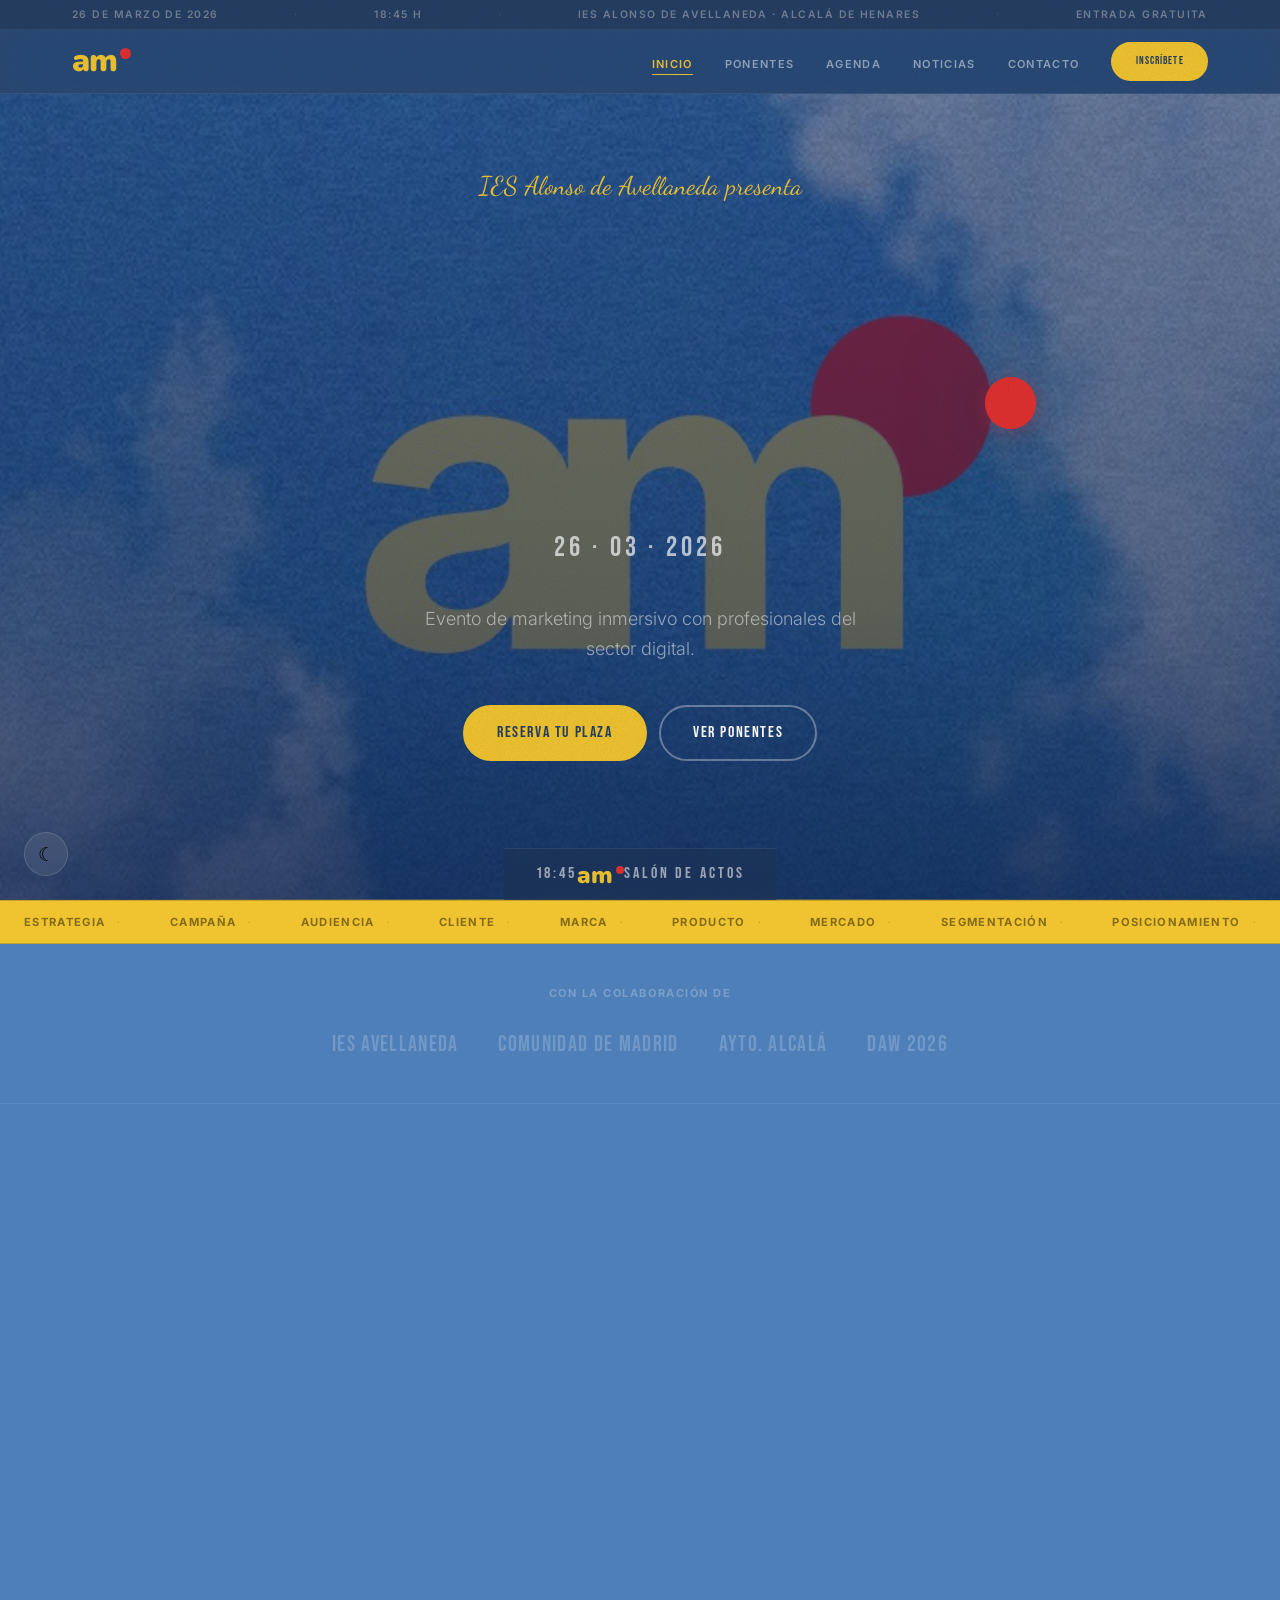
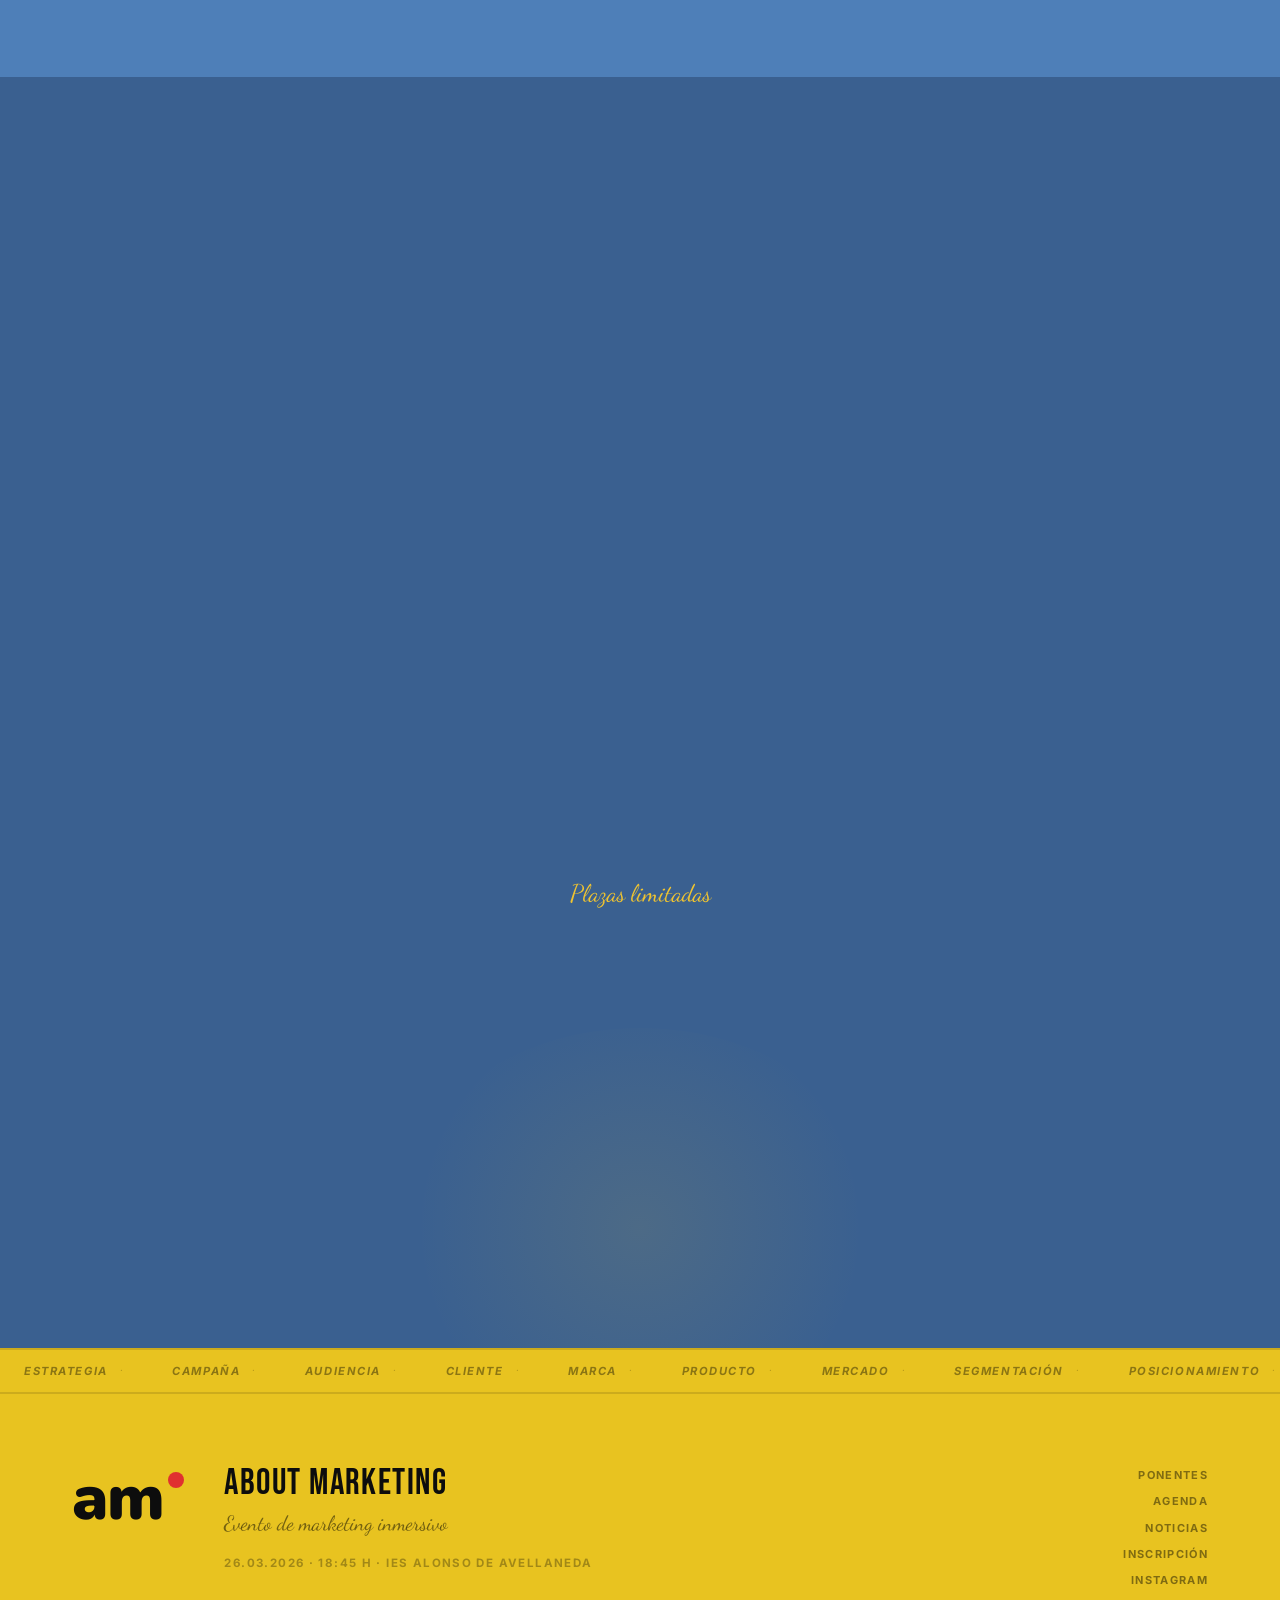
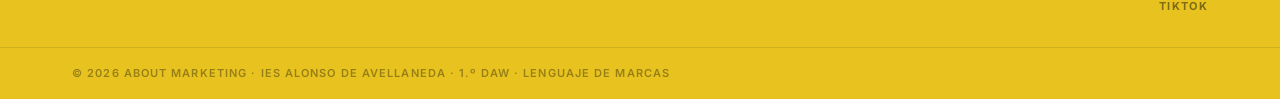
<file: index.html>
<!DOCTYPE html>
<html lang="es">
<head>
  <meta charset="UTF-8">
  <meta name="viewport" content="width=device-width, initial-scale=1.0">
  <meta name="description" content="About Marketing - Evento de marketing inmersivo. IES Alonso de Avellaneda, 26 de marzo de 2026.">
  <meta name="theme-color" content="#4E7FB8">
  <title>About Marketing &middot; 26.03.2026</title>
  <link rel="icon" href="data:image/svg+xml,<svg xmlns='http://www.w3.org/2000/svg' viewBox='0 0 100 100'><text y='.9em' font-size='90'>📣</text></svg>">

  <!--
    MEJORA #7 — Preconnect a Google Fonts
    ================================================
    <link rel="preconnect"> le dice al navegador:
    "Vamos a necesitar recursos de este dominio, abre la conexión YA".

    Esto ahorra tiempo porque la conexión TCP + TLS se establece
    ANTES de que el CSS pida las fuentes. Puede ahorrar 100-300ms.

    Necesitamos dos preconnects:
    1) fonts.googleapis.com → para descargar el CSS de las fuentes
    2) fonts.gstatic.com   → para descargar los archivos .woff2
       (crossorigin es necesario porque las fuentes se sirven con CORS)
  -->
  <link rel="preconnect" href="https://fonts.googleapis.com">
  <link rel="preconnect" href="https://fonts.gstatic.com" crossorigin>

  <link rel="stylesheet" href="css/variables.css">
  <link rel="stylesheet" href="css/base.css">
  <link rel="stylesheet" href="css/navbar.css">
  <link rel="stylesheet" href="css/componentes.css">
</head>
<body>

  <!--
    MEJORA #4 — Skip Navigation Link
    ================================================
    Enlace invisible que aparece al pulsar Tab.
    Permite a usuarios de teclado saltar directamente al contenido
    sin tener que navegar por todo el menú.
    Requisito WCAG 2.4.1 (nivel A).
  -->
  <a href="#contenido-principal" class="skip-link">Saltar al contenido</a>

  <!--
    MEJORA #9 — Barra de progreso de scroll
    ================================================
    Barra fina que muestra cuánto se ha scrolleado.
    El ancho se actualiza desde mejoras.js con JavaScript.
  -->
  <div class="scroll-progress" id="scroll-progress" aria-hidden="true"></div>

  <div class="info-bar">
    <div class="contenedor info-bar__inner">
      <span class="info-bar__item">26 de marzo de 2026</span>
      <span class="info-bar__item info-bar__sep">&middot;</span>
      <span class="info-bar__item">18:45 h</span>
      <span class="info-bar__item info-bar__sep">&middot;</span>
      <span class="info-bar__item">IES Alonso de Avellaneda &middot; Alcal&aacute; de Henares</span>
      <span class="info-bar__item info-bar__sep">&middot;</span>
      <span class="info-bar__item">Entrada gratuita</span>
    </div>
  </div>

  <nav class="navbar" aria-label="Navegaci&oacute;n principal">
    <div class="contenedor navbar__inner">
      <a href="index.html" class="navbar__logo" aria-label="About Marketing - Inicio">
        <span class="logo-am">am</span>
        <span class="logo-punto" aria-hidden="true"></span>
      </a>
      <button class="navbar__hamburguesa" aria-label="Abrir men&uacute;" aria-expanded="false">
        <span></span><span></span><span></span>
      </button>
      <ul class="navbar__menu" role="list">
        <li><a href="index.html" class="navbar__link activo">Inicio</a></li>
        <li><a href="pages/ponentes.html" class="navbar__link">Ponentes</a></li>
        <li><a href="pages/agenda.html" class="navbar__link">Agenda</a></li>
        <li><a href="pages/noticias.html" class="navbar__link">Noticias</a></li>
        <li><a href="pages/contacto.html" class="navbar__link">Contacto</a></li>
        <li><a href="pages/contacto.html" class="btn btn-primario navbar__cta">Inscr&iacute;bete</a></li>
      </ul>
    </div>
  </nav>

  <!-- MEJORA #25 — Bot&oacute;n de cambio de tema (dark mode) -->
  <button class="tema-toggle" id="tema-toggle" aria-label="Cambiar tema claro/oscuro" title="Cambiar tema">
    <span aria-hidden="true" id="tema-icono">&#9790;</span>
  </button>

  <main id="contenido-principal">

    <!--
      MEJORA #20 — Parallax
      El fondo del hero ahora usa .hero__parallax-bg que se mueve
      m&aacute;s lento que el contenido al hacer scroll (controlado por JS).

      MEJORA #6 — fetchpriority="high"
      Le dice al navegador que la imagen del hero es la M&Aacute;S importante
      de la p&aacute;gina. As&iacute; la descarga primero, mejorando el LCP
      (Largest Contentful Paint), una m&eacute;trica clave de rendimiento.
    -->
    <section class="hero" aria-labelledby="hero-titulo" style="padding: 0; min-height: calc(100svh - 94px); position: relative; overflow: hidden; display: flex; flex-direction: column;">
      <div class="hero__parallax-bg" id="hero-parallax">
        <img src="assets/img/am-cielo.png" alt="" aria-hidden="true" fetchpriority="high" width="1920" height="1080">
      </div>

      <div class="contenedor" style="flex:1; display:flex; align-items:center; position:relative; z-index:1; padding-top:var(--s-12); padding-bottom:var(--s-16);">
        <div class="hero__inner" style="padding:0; width:100%;">
          <span class="hero__presenta">IES Alonso de Avellaneda presenta</span>
          <h1 id="hero-titulo" class="hero__titulo">about marketing<span class="hero__punto" aria-hidden="true"></span></h1>
          <p class="hero__fecha">26 &middot; 03 &middot; 2026</p>
          <p class="hero__bajada">Evento de marketing inmersivo con profesionales del sector digital.</p>
          <div class="hero__acciones">
            <!-- MEJORA #22 — Hover magn&eacute;tico en botones -->
            <a href="pages/contacto.html" class="btn btn-primario btn-magnetico">Reserva tu plaza</a>
            <a href="pages/ponentes.html" class="btn btn-secundario btn-magnetico">Ver ponentes</a>
          </div>

          <!--
            COUNTDOWN — Cuenta atr&aacute;s hasta el d&iacute;a del evento.
            =============================================================
            Cada .countdown__bloque muestra un n&uacute;mero con efecto "flip".
            El JS (mejoras.js → inicializarCountdown) actualiza los valores
            cada segundo comparando Date.now() con la fecha del evento.

            Si el evento ya pas&oacute;, se oculta autom&aacute;ticamente.

            Interconexi&oacute;n:
            - JS: js/mejoras.js (funci&oacute;n inicializarCountdown)
            - CSS: css/componentes.css (bloque COUNTDOWN)
            - Constante compartida con js/agenda.js (FECHA_EVENTO = '2026-03-26')
          -->
          <div class="countdown" id="countdown" aria-label="Cuenta atr&aacute;s para el evento">
            <div class="countdown__bloque">
              <div class="countdown__flip" id="countdown-dias">
                <span class="countdown__numero">00</span>
              </div>
              <span class="countdown__etiqueta">D&iacute;as</span>
            </div>
            <span class="countdown__separador" aria-hidden="true">:</span>
            <div class="countdown__bloque">
              <div class="countdown__flip" id="countdown-horas">
                <span class="countdown__numero">00</span>
              </div>
              <span class="countdown__etiqueta">Horas</span>
            </div>
            <span class="countdown__separador" aria-hidden="true">:</span>
            <div class="countdown__bloque">
              <div class="countdown__flip" id="countdown-minutos">
                <span class="countdown__numero">00</span>
              </div>
              <span class="countdown__etiqueta">Min</span>
            </div>
            <span class="countdown__separador" aria-hidden="true">:</span>
            <div class="countdown__bloque">
              <div class="countdown__flip" id="countdown-segundos">
                <span class="countdown__numero">00</span>
              </div>
              <span class="countdown__etiqueta">Seg</span>
            </div>
          </div>
        </div>
      </div>

      <div class="hero__bottom-bar" style="position:relative; z-index:1;">
        <span class="hero__bottom-item">18:45</span>
        <div class="hero__bottom-logo">
          <span class="logo-am">am</span>
          <span class="logo-punto"></span>
        </div>
        <span class="hero__bottom-item">Sal&oacute;n de Actos</span>
      </div>
    </section>

    <div class="ticker" aria-hidden="true">
      <div class="ticker__track" id="ticker-track" data-ticker="true"></div>
    </div>

    <!--
      MEJORA #11 — Social Proof / Colaboradores
      ================================================
      Secci&oacute;n de entidades colaboradoras que da credibilidad al evento.
      Es un patr&oacute;n com&uacute;n: "Si estas entidades conf&iacute;an en nosotros, t&uacute; tambi&eacute;n puedes".
    -->
    <section class="social-proof" aria-label="Entidades colaboradoras">
      <div class="contenedor">
        <p class="social-proof__titulo">Con la colaboraci&oacute;n de</p>
        <div class="social-proof__logos" role="list">
          <span class="social-proof__logo" role="listitem">IES Avellaneda</span>
          <span class="social-proof__logo" role="listitem">Comunidad de Madrid</span>
          <span class="social-proof__logo" role="listitem">Ayto. Alcal&aacute;</span>
          <span class="social-proof__logo" role="listitem">DAW 2026</span>
        </div>
      </div>
    </section>

    <section class="seccion inicio-teaser" aria-labelledby="inicio-teaser-titulo">
      <div class="contenedor">
        <div class="seccion-header reveal" style="text-align:center; max-width:700px; margin:0 auto var(--s-10);">
          <span class="seccion-eyebrow">Descubre el evento</span>
          <h2 class="seccion-titulo" id="inicio-teaser-titulo">Sin spoilers, al detalle</h2>
          <p class="seccion-subtitulo" style="margin:0 auto;">Explora cada bloque en su propia p&aacute;gina para ver toda la informaci&oacute;n completa.</p>
        </div>

        <div class="inicio-teaser__grid">
          <article class="inicio-teaser__card reveal">
            <p class="inicio-teaser__eyebrow">Ponentes</p>
            <h3 class="inicio-teaser__titulo">Perfiles y charlas</h3>
            <p class="inicio-teaser__texto">Conoce qui&eacute;n participa, su trayectoria y los temas que presentar&aacute;n en el escenario.</p>
            <a href="pages/ponentes.html" class="btn-ghost">Ir a ponentes</a>
          </article>

          <article class="inicio-teaser__card reveal reveal-delay-1">
            <p class="inicio-teaser__eyebrow">Agenda</p>
            <h3 class="inicio-teaser__titulo">Horario completo</h3>
            <p class="inicio-teaser__texto">Revisa todos los tramos del evento, duraci&oacute;n de sesiones y momentos especiales.</p>
            <a href="pages/agenda.html" class="btn-ghost">Ir a agenda</a>
          </article>

          <article class="inicio-teaser__card reveal reveal-delay-2">
            <p class="inicio-teaser__eyebrow">Noticias</p>
            <h3 class="inicio-teaser__titulo">Novedades previas</h3>
            <p class="inicio-teaser__texto">Sigue actualizaciones, entrevistas y contenido &uacute;til antes del d&iacute;a del evento.</p>
            <a href="pages/noticias.html" class="btn-ghost">Ir a noticias</a>
          </article>
        </div>
      </div>
    </section>

    <!--
      MEJORA #12 — Estad&iacute;sticas animadas
      Los atributos data-valor-final y data-es-numero indican a mejoras.js
      qu&eacute; valores animar y cu&aacute;les son num&eacute;ricos (para contar de 0 al valor).
    -->
    <section class="seccion seccion-alt sobre-evento" id="sobre" aria-labelledby="sobre-titulo">
      <div class="contenedor">
        <div class="sobre-evento__layout reveal">
          <div class="sobre-evento__img-wrap">
            <img src="assets/img/sobre-evento.png" alt="Evento de marketing inmersivo" loading="lazy" style="border-radius:var(--radio-lg);" width="600" height="400">
          </div>

          <div class="sobre-evento__texto">
            <span class="seccion-eyebrow">El evento</span>
            <h2 id="sobre-titulo">Evento de marketing <span>inmersivo</span></h2>
            <p>Una jornada de ponencias, networking y aprendizaje con profesionales del sector digital.</p>

            <div class="sobre-evento__stats">
              <div class="sobre-evento__stat">
                <span class="sobre-evento__stat-valor stat-animado" data-valor-final="2" data-es-numero="true">0</span>
                <span class="sobre-evento__stat-label">Ponentes</span>
              </div>
              <div class="sobre-evento__stat">
                <span class="sobre-evento__stat-valor">Free</span>
                <span class="sobre-evento__stat-label">Entrada</span>
              </div>
              <div class="sobre-evento__stat">
                <span class="sobre-evento__stat-valor">18:45</span>
                <span class="sobre-evento__stat-label">Hora de inicio</span>
              </div>
              <div class="sobre-evento__stat">
                <span class="sobre-evento__stat-valor">26.03</span>
                <span class="sobre-evento__stat-label">Fecha</span>
              </div>
            </div>

            <div style="margin-top:var(--s-8);">
              <a href="pages/contacto.html" class="btn btn-primario btn-magnetico">Inscr&iacute;bete gratis</a>
            </div>
          </div>
        </div>
      </div>
    </section>

    <section class="cta-section">
      <div class="contenedor" style="position:relative; z-index:1;">
        <span class="seccion-eyebrow" style="display:block; text-align:center;">Plazas limitadas</span>
        <h2 class="cta-section__titulo reveal">&iquest;Listo para <span>aprender?</span></h2>
        <p class="cta-section__sub reveal reveal-delay-1">Entrada gratuita. 26 de marzo, 18:45 h. IES Alonso de Avellaneda, Alcal&aacute; de Henares.</p>
        <a href="pages/contacto.html" class="btn btn-primario btn-magnetico reveal reveal-delay-2" style="font-size:1rem; padding:1rem 2.5rem;">Inscr&iacute;bete ahora</a>
      </div>
    </section>

  </main>

  <!--
    MEJORA #10 — CTA Sticky en m&oacute;vil
    ================================================
    Bot&oacute;n fijo en la parte inferior de la pantalla (solo m&oacute;vil).
    Aparece al hacer scroll, para que el usuario siempre tenga acceso
    a la acci&oacute;n principal sin tener que volver arriba.
  -->
  <div class="cta-sticky-movil" id="cta-sticky" aria-label="Inscripci&oacute;n r&aacute;pida">
    <a href="pages/contacto.html" class="btn btn-primario">Inscr&iacute;bete ahora</a>
  </div>

  <footer class="footer">
    <div class="footer__ticker-wrapper">
      <div class="ticker__track ticker-footer" id="footer-ticker-track" data-ticker="true" data-ticker-reverse="true"></div>
    </div>

    <div class="footer__main">
      <div class="contenedor footer__main-inner">
        <div class="footer__logo"><span class="logo-am">am</span><span class="logo-punto"></span></div>
        <div class="footer__info">
          <p class="footer__tagline">About Marketing</p>
          <p class="footer__sub">Evento de marketing inmersivo</p>
          <p style="font-size:0.72rem; font-family:var(--fuente-cuerpo); font-weight:700; text-transform:uppercase; letter-spacing:0.12em; color:rgba(0,0,0,0.3); margin-top:var(--s-2);">26.03.2026 &middot; 18:45 h &middot; IES Alonso de Avellaneda</p>
        </div>
        <nav class="footer__links" aria-label="Navegaci&oacute;n del pie de p&aacute;gina">
          <a href="pages/ponentes.html" class="footer__link">Ponentes</a>
          <a href="pages/agenda.html" class="footer__link">Agenda</a>
          <a href="pages/noticias.html" class="footer__link">Noticias</a>
          <a href="pages/contacto.html" class="footer__link">Inscripci&oacute;n</a>
          <a href="#" class="footer__link" title="Próximamente">Instagram</a>
          <a href="#" class="footer__link" title="Próximamente">TikTok</a>
        </nav>
      </div>
    </div>

    <div class="footer__bottom">
      <div class="contenedor footer__bottom-inner">
        <p class="footer__copy">&copy; 2026 About Marketing &middot; IES Alonso de Avellaneda &middot; 1.&ordm; DAW &middot; Lenguaje de Marcas</p>
      </div>
    </div>
  </footer>

  <script src="js/navbar.js"></script>
  <script src="js/animaciones.js"></script>
  <script src="js/ticker.js"></script>
  <!-- MEJORA: nuevo archivo con todas las funcionalidades a&ntilde;adidas -->
  <script src="js/mejoras.js"></script>
</body>
</html>
</file>
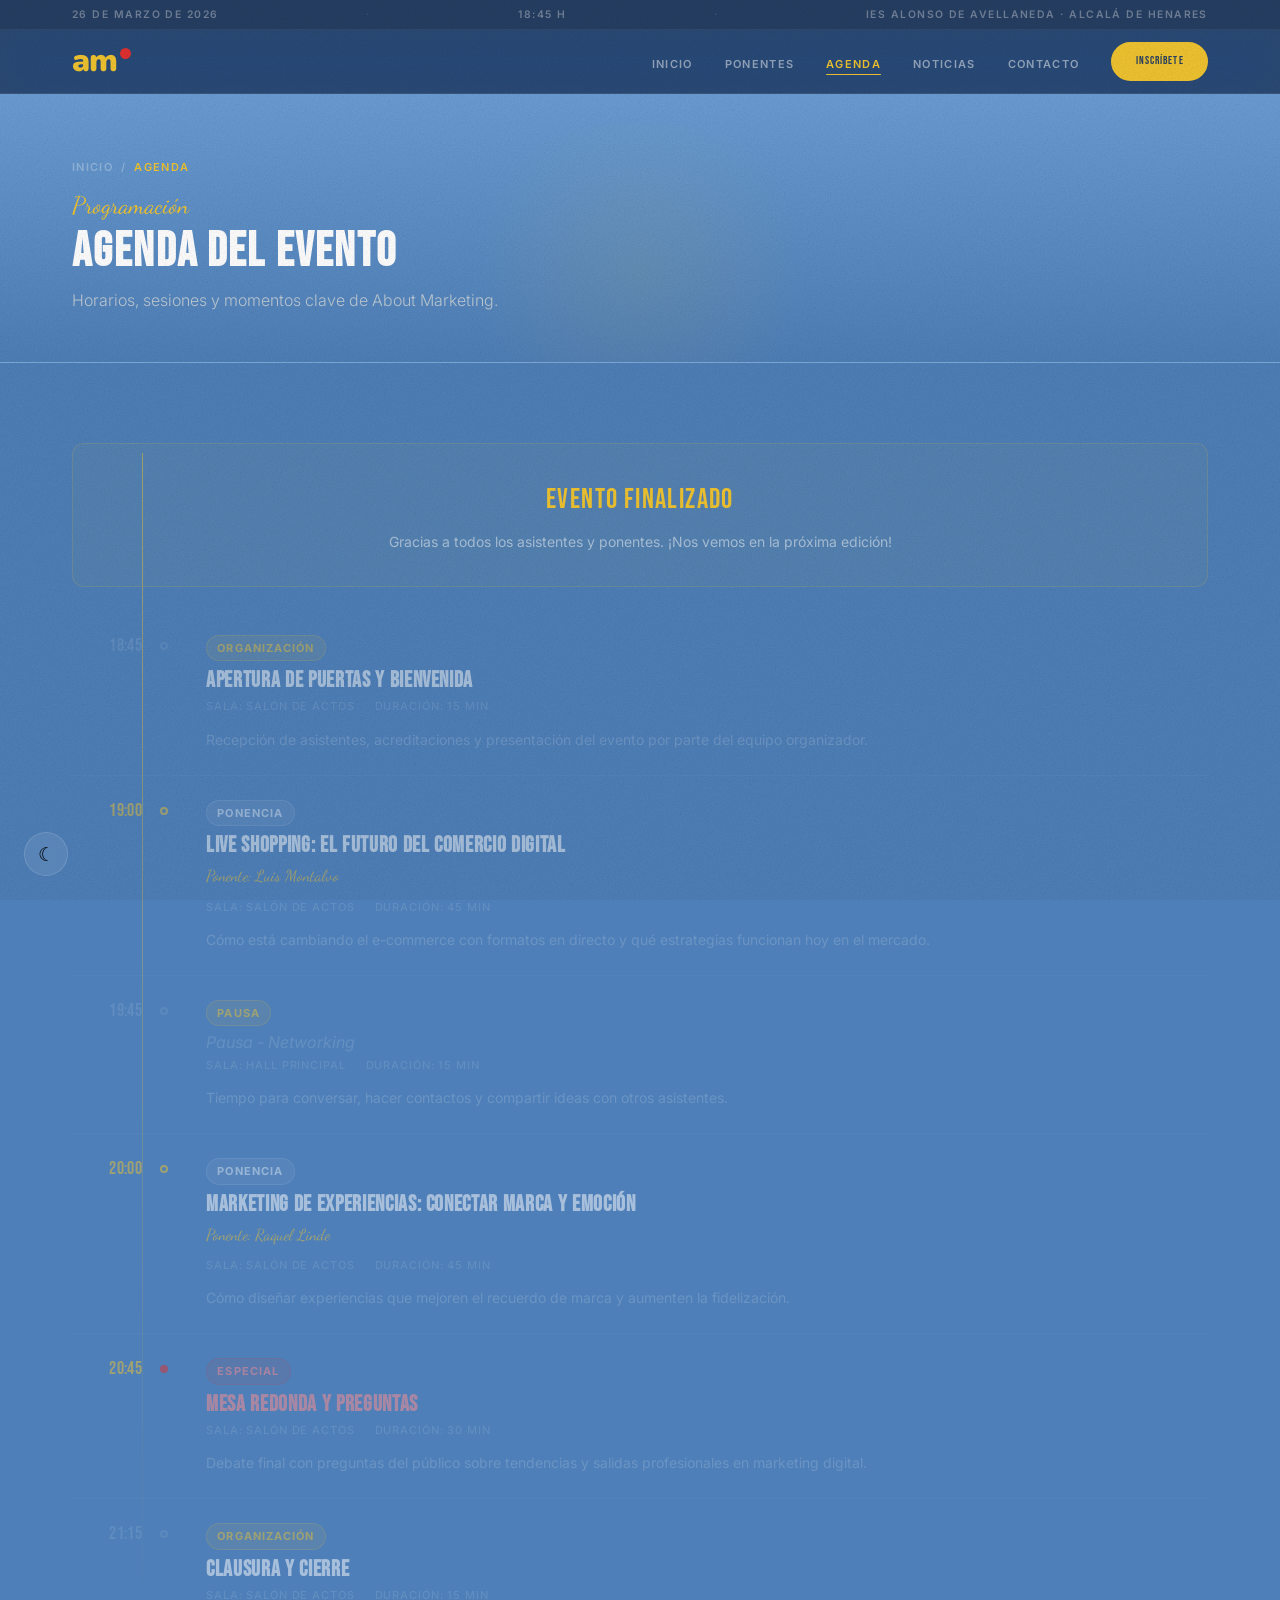
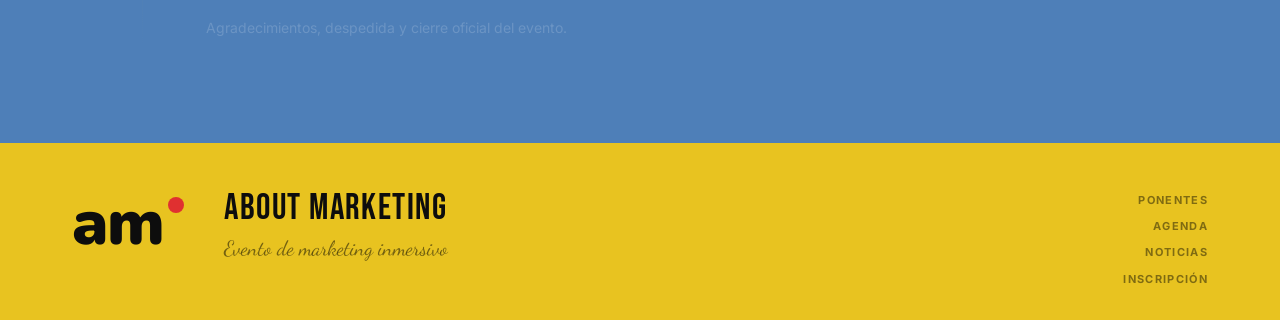
<file: pages/agenda.html>
<!DOCTYPE html>
<html lang="es">
<head>
  <meta charset="UTF-8">
  <meta name="viewport" content="width=device-width, initial-scale=1.0">
  <title>Agenda | About Marketing</title>
  <link rel="icon" href="data:image/svg+xml,<svg xmlns='http://www.w3.org/2000/svg' viewBox='0 0 100 100'><text y='.9em' font-size='90'>📣</text></svg>">

  <!-- MEJORA #7 — Preconnect a Google Fonts -->
  <link rel="preconnect" href="https://fonts.googleapis.com">
  <link rel="preconnect" href="https://fonts.gstatic.com" crossorigin>

  <link rel="stylesheet" href="../css/variables.css">
  <link rel="stylesheet" href="../css/base.css">
  <link rel="stylesheet" href="../css/navbar.css">
  <link rel="stylesheet" href="../css/componentes.css">
</head>
<body>

  <!-- MEJORA #4 — Skip Navigation -->
  <a href="#contenido-principal" class="skip-link">Saltar al contenido</a>

  <!-- MEJORA #9 — Barra de progreso de scroll -->
  <div class="scroll-progress" id="scroll-progress" aria-hidden="true"></div>

  <div class="info-bar">
    <div class="contenedor info-bar__inner">
      <span class="info-bar__item">26 de marzo de 2026</span>
      <span class="info-bar__item info-bar__sep">&middot;</span>
      <span class="info-bar__item">18:45 h</span>
      <span class="info-bar__item info-bar__sep">&middot;</span>
      <span class="info-bar__item">IES Alonso de Avellaneda &middot; Alcal&aacute; de Henares</span>
    </div>
  </div>

  <nav class="navbar" aria-label="Navegaci&oacute;n principal">
    <div class="contenedor navbar__inner">
      <a href="../index.html" class="navbar__logo" aria-label="About Marketing - Inicio">
        <span class="logo-am">am</span><span class="logo-punto"></span>
      </a>
      <button class="navbar__hamburguesa" aria-label="Abrir men&uacute;" aria-expanded="false"><span></span><span></span><span></span></button>
      <ul class="navbar__menu">
        <li><a href="../index.html" class="navbar__link">Inicio</a></li>
        <li><a href="ponentes.html" class="navbar__link">Ponentes</a></li>
        <li><a href="agenda.html" class="navbar__link activo">Agenda</a></li>
        <li><a href="noticias.html" class="navbar__link">Noticias</a></li>
        <li><a href="contacto.html" class="navbar__link">Contacto</a></li>
        <li><a href="contacto.html" class="btn btn-primario navbar__cta">Inscr&iacute;bete</a></li>
      </ul>
    </div>
  </nav>

  <!-- MEJORA #25 — Bot&oacute;n dark mode -->
  <button class="tema-toggle" id="tema-toggle" aria-label="Cambiar tema claro/oscuro" title="Cambiar tema">
    <span aria-hidden="true" id="tema-icono">&#9790;</span>
  </button>

  <main id="contenido-principal">
    <header class="page-header">
      <div class="contenedor">
        <nav class="breadcrumb"><a href="../index.html">Inicio</a> / <span>Agenda</span></nav>
        <span class="seccion-eyebrow">Programaci&oacute;n</span>
        <h1 class="seccion-titulo">AGENDA DEL EVENTO</h1>
        <p class="seccion-subtitulo">Horarios, sesiones y momentos clave de About Marketing.</p>
      </div>
    </header>

    <section class="seccion">
      <div class="contenedor">
        <!-- Interconexi&oacute;n: js/agenda.js renderiza aqu&iacute; la timeline desde data/agenda.json -->
        <div class="agenda__lista"></div>
      </div>
    </section>
  </main>

  <!-- MEJORA #10 — CTA sticky m&oacute;vil -->
  <div class="cta-sticky-movil" id="cta-sticky" aria-label="Inscripci&oacute;n r&aacute;pida">
    <a href="contacto.html" class="btn btn-primario">Inscr&iacute;bete ahora</a>
  </div>

  <footer class="footer">
    <div class="footer__main">
      <div class="contenedor footer__main-inner">
        <div class="footer__logo"><span class="logo-am">am</span><span class="logo-punto"></span></div>
        <div class="footer__info">
          <p class="footer__tagline">About Marketing</p>
          <p class="footer__sub">Evento de marketing inmersivo</p>
        </div>
        <nav class="footer__links">
          <a href="ponentes.html" class="footer__link">Ponentes</a>
          <a href="agenda.html" class="footer__link">Agenda</a>
          <a href="noticias.html" class="footer__link">Noticias</a>
          <a href="contacto.html" class="footer__link">Inscripci&oacute;n</a>
        </nav>
      </div>
    </div>
  </footer>

  <script src="../js/navbar.js"></script>
  <script src="../js/agenda.js"></script>
  <script src="../js/mejoras.js"></script>
</body>
</html>
</file>
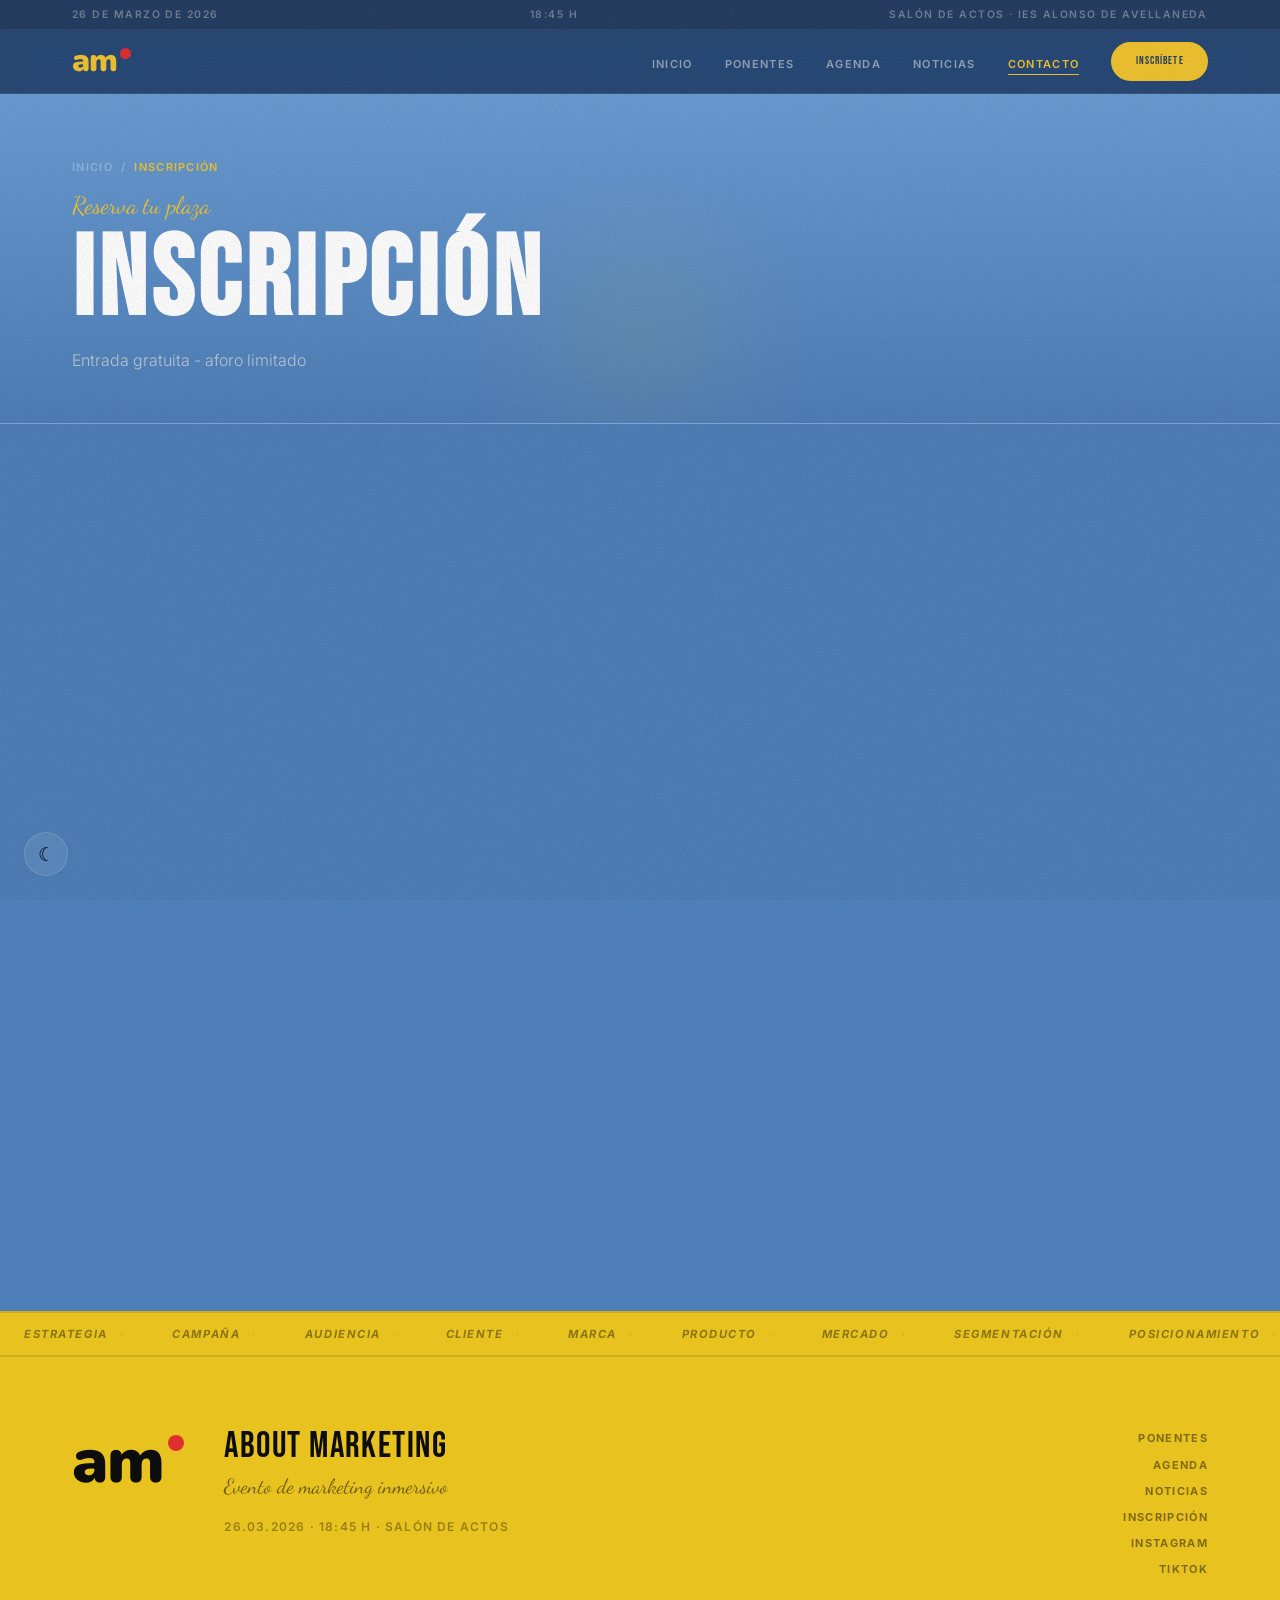
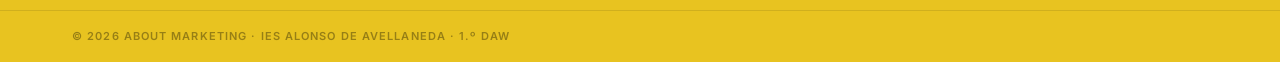
<file: pages/contacto.html>
<!DOCTYPE html>
<html lang="es">
<head>
  <meta charset="UTF-8">
  <meta name="viewport" content="width=device-width, initial-scale=1.0">
  <title>Inscripci&oacute;n | About Marketing</title>
  <link rel="icon" href="data:image/svg+xml,<svg xmlns='http://www.w3.org/2000/svg' viewBox='0 0 100 100'><text y='.9em' font-size='90'>📣</text></svg>">

  <!-- MEJORA #7 — Preconnect a Google Fonts -->
  <link rel="preconnect" href="https://fonts.googleapis.com">
  <link rel="preconnect" href="https://fonts.gstatic.com" crossorigin>

  <link rel="stylesheet" href="../css/variables.css">
  <link rel="stylesheet" href="../css/base.css">
  <link rel="stylesheet" href="../css/navbar.css">
  <link rel="stylesheet" href="../css/componentes.css">
</head>
<body>

  <!-- MEJORA #4 — Skip Navigation -->
  <a href="#contenido-principal" class="skip-link">Saltar al contenido</a>

  <!-- MEJORA #9 — Barra de progreso de scroll -->
  <div class="scroll-progress" id="scroll-progress" aria-hidden="true"></div>

  <div class="info-bar">
    <div class="contenedor info-bar__inner">
      <span class="info-bar__item">26 de marzo de 2026</span>
      <span class="info-bar__item info-bar__sep">&middot;</span>
      <span class="info-bar__item">18:45 h</span>
      <span class="info-bar__item info-bar__sep">&middot;</span>
      <span class="info-bar__item">Sal&oacute;n de Actos &middot; IES Alonso de Avellaneda</span>
    </div>
  </div>

  <nav class="navbar" aria-label="Navegaci&oacute;n principal">
    <div class="contenedor navbar__inner">
      <a href="../index.html" class="navbar__logo" aria-label="About Marketing - Inicio">
        <span class="logo-am">am</span><span class="logo-punto"></span>
      </a>
      <button class="navbar__hamburguesa" aria-label="Abrir men&uacute;" aria-expanded="false"><span></span><span></span><span></span></button>
      <ul class="navbar__menu">
        <li><a href="../index.html" class="navbar__link">Inicio</a></li>
        <li><a href="ponentes.html" class="navbar__link">Ponentes</a></li>
        <li><a href="agenda.html" class="navbar__link">Agenda</a></li>
        <li><a href="noticias.html" class="navbar__link">Noticias</a></li>
        <li><a href="contacto.html" class="navbar__link activo">Contacto</a></li>
        <li><a href="contacto.html" class="btn btn-primario navbar__cta">Inscr&iacute;bete</a></li>
      </ul>
    </div>
  </nav>

  <!-- MEJORA #25 — Bot&oacute;n dark mode -->
  <button class="tema-toggle" id="tema-toggle" aria-label="Cambiar tema claro/oscuro" title="Cambiar tema">
    <span aria-hidden="true" id="tema-icono">&#9790;</span>
  </button>

  <main id="contenido-principal">
    <header class="page-header">
      <div class="contenedor" style="position:relative;z-index:1;">
        <nav class="breadcrumb"><a href="../index.html">Inicio</a> / <span>Inscripci&oacute;n</span></nav>
        <span class="seccion-eyebrow">Reserva tu plaza</span>
        <h1 class="seccion-titulo" style="font-size:clamp(3rem,9vw,7rem);">INSCRIPCI&Oacute;N</h1>
        <p class="seccion-subtitulo">Entrada gratuita - aforo limitado</p>
      </div>
    </header>

    <section class="seccion">
      <div class="contenedor">
        <div id="layout-contacto" style="display:grid; grid-template-columns:1fr 1.3fr; gap:var(--s-16); align-items:start;">

          <div class="reveal">
            <h2 style="font-family:var(--fuente-display); font-size:var(--texto-3xl); letter-spacing:0.04em; text-transform:uppercase; margin-bottom:var(--s-6);">Detalles</h2>
            <div style="display:flex; flex-direction:column; gap:var(--s-3); margin-bottom:var(--s-8);">
              <div style="display:flex; gap:var(--s-4); padding:var(--s-4) var(--s-5); background:rgba(255,255,255,0.07); border:1px solid rgba(255,255,255,0.1); border-radius:var(--radio-md); backdrop-filter:blur(8px);">
                <div>
                  <p style="font-family:var(--fuente-display); font-size:var(--texto-sm); letter-spacing:0.1em; text-transform:uppercase; color:var(--blanco); margin-bottom:2px;">Fecha y hora</p>
                  <p style="font-size:var(--texto-sm); color:rgba(255,255,255,0.45);">26 de marzo de 2026 &middot; 18:45 h</p>
                </div>
              </div>
              <div style="display:flex; gap:var(--s-4); padding:var(--s-4) var(--s-5); background:rgba(255,255,255,0.07); border:1px solid rgba(255,255,255,0.1); border-radius:var(--radio-md); backdrop-filter:blur(8px);">
                <div>
                  <p style="font-family:var(--fuente-display); font-size:var(--texto-sm); letter-spacing:0.1em; text-transform:uppercase; color:var(--blanco); margin-bottom:2px;">Ubicaci&oacute;n</p>
                  <p style="font-size:var(--texto-sm); color:rgba(255,255,255,0.45);">Sal&oacute;n de Actos &middot; IES Alonso de Avellaneda<br>Alcal&aacute; de Henares, Madrid</p>
                </div>
              </div>
              <div style="display:flex; gap:var(--s-4); padding:var(--s-4) var(--s-5); background:rgba(255,255,255,0.07); border:1px solid rgba(255,255,255,0.1); border-radius:var(--radio-md); backdrop-filter:blur(8px);">
                <div>
                  <p style="font-family:var(--fuente-display); font-size:var(--texto-sm); letter-spacing:0.1em; text-transform:uppercase; color:var(--blanco); margin-bottom:2px;">Precio</p>
                  <p style="font-size:var(--texto-sm); color:#6ECC94; font-weight:600;">Entrada gratuita</p>
                </div>
              </div>
            </div>
            <div style="padding:var(--s-5); background:rgba(240,196,48,0.06); border:1px solid rgba(240,196,48,0.15); border-radius:var(--radio-md);">
              <span class="seccion-eyebrow" style="font-size:1.2rem; margin-bottom:var(--s-2); display:block;">&iquest;Tienes dudas?</span>
              <p style="font-size:var(--texto-sm); color:rgba(255,255,255,0.4);">Escr&iacute;benos a <a href="mailto:aboutmarketing@avellaneda.es">aboutmarketing@avellaneda.es</a></p>
            </div>
          </div>

          <div class="reveal reveal-delay-1">
            <!-- Interconexi&oacute;n: js/formulario.js depende de este id y de los ids internos -->
            <form class="formulario" id="formulario-contacto" novalidate>
              <div id="formulario-contenido">
                <h2 style="font-family:var(--fuente-display); font-size:var(--texto-3xl); letter-spacing:0.04em; text-transform:uppercase; margin-bottom:var(--s-6);">Confirma tu asistencia</h2>

                <div style="display:grid; grid-template-columns:1fr 1fr; gap:var(--s-4);">
                  <div class="formulario__grupo">
                    <label class="formulario__label" for="nombre">Nombre <span>*</span></label>
                    <input class="formulario__input" type="text" id="nombre" name="nombre" placeholder="Tu nombre" required minlength="2" autocomplete="given-name">
                    <span class="formulario__error-msg" id="error-nombre" role="alert"></span>
                  </div>
                  <div class="formulario__grupo">
                    <label class="formulario__label" for="apellidos">Apellidos <span>*</span></label>
                    <input class="formulario__input" type="text" id="apellidos" name="apellidos" placeholder="Tus apellidos" required minlength="2" autocomplete="family-name">
                    <span class="formulario__error-msg" id="error-apellidos" role="alert"></span>
                  </div>
                </div>

                <div class="formulario__grupo">
                  <label class="formulario__label" for="email">Correo electr&oacute;nico <span>*</span></label>
                  <input class="formulario__input" type="email" id="email" name="email" placeholder="tu@email.com" required autocomplete="email">
                  <span class="formulario__error-msg" id="error-email" role="alert"></span>
                </div>

                <div class="formulario__grupo">
                  <label class="formulario__label" for="empresa">Empresa / Centro</label>
                  <input class="formulario__input" type="text" id="empresa" name="empresa" placeholder="Opcional" autocomplete="organization">
                </div>

                <div class="formulario__grupo">
                  <label class="formulario__label" for="mensaje">Mensaje <span>*</span></label>
                  <textarea class="formulario__textarea" id="mensaje" name="mensaje" placeholder="&iquest;Alguna duda o comentario?" required minlength="10"></textarea>
                  <span class="formulario__error-msg" id="error-mensaje" role="alert"></span>
                </div>

                <div class="formulario__checkbox-grupo">
                  <input class="formulario__checkbox" type="checkbox" id="privacidad" name="privacidad" required>
                  <label class="formulario__checkbox-label" for="privacidad">He le&iacute;do y acepto la <a href="#">pol&iacute;tica de privacidad</a>. <span style="color:#FF9090;">*</span></label>
                </div>
                <span class="formulario__error-msg" id="error-privacidad" role="alert" style="margin-top:calc(-1 * var(--s-4)); margin-bottom:var(--s-4); display:none;"></span>

                <button type="submit" class="btn btn-primario formulario__submit">Confirmar inscripci&oacute;n</button>
                <p style="text-align:center; font-size:var(--texto-xs); color:rgba(255,255,255,0.2); margin-top:var(--s-3); text-transform:uppercase; letter-spacing:0.1em;"><span style="color:#FF9090;">*</span> Campos obligatorios</p>
              </div>

              <div class="formulario__exito" id="formulario-exito">
                <div class="formulario__exito-icono">&#10004;&#65039;</div>
                <h3 class="formulario__exito-titulo">&iexcl;Confirmado!</h3>
                <p class="formulario__exito-texto">Gracias por inscribirte. Te esperamos el <strong style="color:var(--amarillo);">26 de marzo a las 18:45 h</strong> en el IES Alonso de Avellaneda.</p>
                <div style="margin-top:var(--s-8);"><a href="../index.html" class="btn btn-secundario">Volver al inicio</a></div>
              </div>
            </form>
          </div>

        </div>
      </div>
    </section>

  </main>

  <footer class="footer">
    <div class="footer__ticker-wrapper">
      <div class="ticker__track ticker-footer" id="footer-ticker-track-c" data-ticker="true" data-ticker-reverse="true"></div>
    </div>
    <div class="footer__main">
      <div class="contenedor footer__main-inner">
        <div class="footer__logo"><span class="logo-am">am</span><span class="logo-punto"></span></div>
        <div class="footer__info">
          <p class="footer__tagline">About Marketing</p>
          <p class="footer__sub">Evento de marketing inmersivo</p>
          <p style="font-size:0.75rem;font-family:var(--fuente-cuerpo);font-weight:600;text-transform:uppercase;letter-spacing:0.1em;color:rgba(0,0,0,0.35);margin-top:0.5rem;">26.03.2026 &middot; 18:45 h &middot; Sal&oacute;n de Actos</p>
        </div>
        <nav class="footer__links">
          <a href="ponentes.html" class="footer__link">Ponentes</a>
          <a href="agenda.html" class="footer__link">Agenda</a>
          <a href="noticias.html" class="footer__link">Noticias</a>
          <a href="contacto.html" class="footer__link">Inscripci&oacute;n</a>
          <a href="#" class="footer__link" title="Próximamente">Instagram</a>
          <a href="#" class="footer__link" title="Próximamente">TikTok</a>
        </nav>
      </div>
    </div>
    <div class="footer__bottom">
      <div class="contenedor footer__bottom-inner">
        <p class="footer__copy">&copy; 2026 About Marketing &middot; IES Alonso de Avellaneda &middot; 1.&ordm; DAW</p>
      </div>
    </div>
  </footer>

  <script src="../js/navbar.js"></script>
  <script src="../js/formulario.js"></script>
  <script src="../js/animaciones.js"></script>
  <script src="../js/ticker.js"></script>
  <script src="../js/mejoras.js"></script>
  <style>@media (max-width: 860px) { #layout-contacto { grid-template-columns: 1fr !important; } }</style>
</body>
</html>
</file>
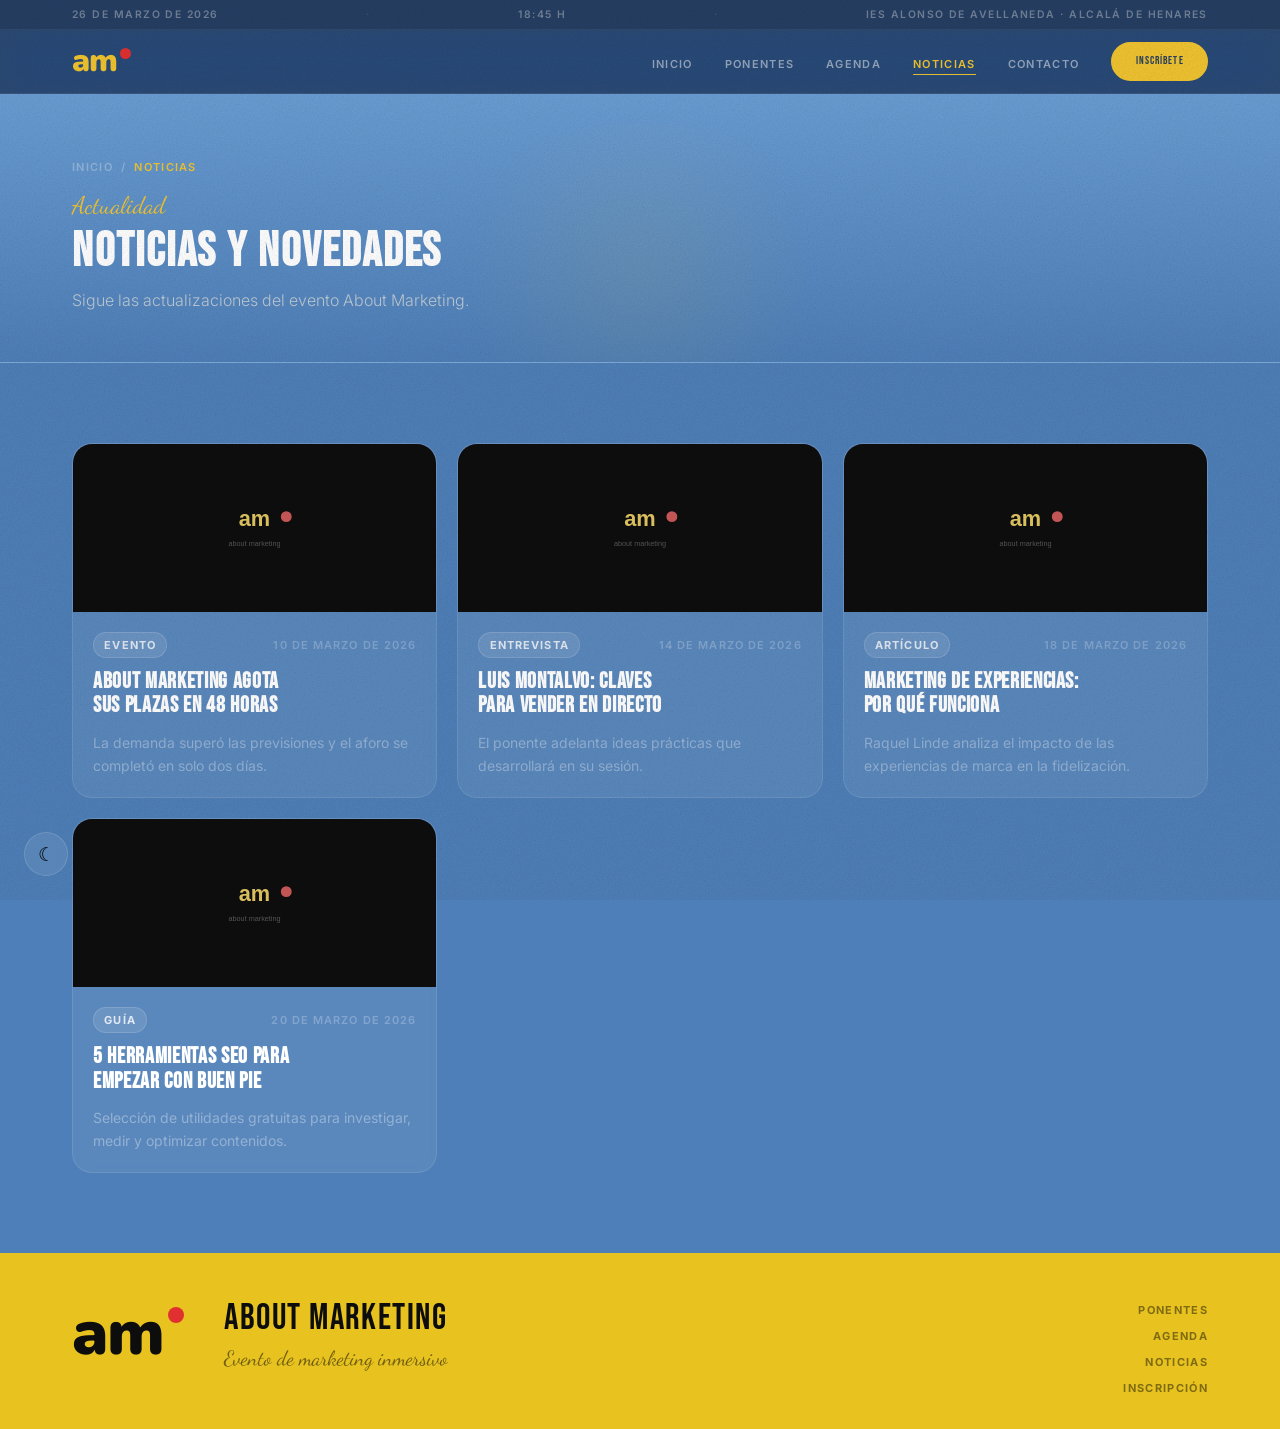
<file: pages/noticias.html>
<!DOCTYPE html>
<html lang="es">
<head>
  <meta charset="UTF-8">
  <meta name="viewport" content="width=device-width, initial-scale=1.0">
  <title>Noticias | About Marketing</title>
  <link rel="icon" href="data:image/svg+xml,<svg xmlns='http://www.w3.org/2000/svg' viewBox='0 0 100 100'><text y='.9em' font-size='90'>📣</text></svg>">

  <!-- MEJORA #7 — Preconnect a Google Fonts -->
  <link rel="preconnect" href="https://fonts.googleapis.com">
  <link rel="preconnect" href="https://fonts.gstatic.com" crossorigin>

  <link rel="stylesheet" href="../css/variables.css">
  <link rel="stylesheet" href="../css/base.css">
  <link rel="stylesheet" href="../css/navbar.css">
  <link rel="stylesheet" href="../css/componentes.css">
</head>
<body>

  <!-- MEJORA #4 — Skip Navigation -->
  <a href="#contenido-principal" class="skip-link">Saltar al contenido</a>

  <!-- MEJORA #9 — Barra de progreso de scroll -->
  <div class="scroll-progress" id="scroll-progress" aria-hidden="true"></div>

  <div class="info-bar">
    <div class="contenedor info-bar__inner">
      <span class="info-bar__item">26 de marzo de 2026</span>
      <span class="info-bar__item info-bar__sep">&middot;</span>
      <span class="info-bar__item">18:45 h</span>
      <span class="info-bar__item info-bar__sep">&middot;</span>
      <span class="info-bar__item">IES Alonso de Avellaneda &middot; Alcal&aacute; de Henares</span>
    </div>
  </div>

  <nav class="navbar" aria-label="Navegaci&oacute;n principal">
    <div class="contenedor navbar__inner">
      <a href="../index.html" class="navbar__logo" aria-label="About Marketing - Inicio">
        <span class="logo-am">am</span><span class="logo-punto"></span>
      </a>
      <button class="navbar__hamburguesa" aria-label="Abrir men&uacute;" aria-expanded="false"><span></span><span></span><span></span></button>
      <ul class="navbar__menu">
        <li><a href="../index.html" class="navbar__link">Inicio</a></li>
        <li><a href="ponentes.html" class="navbar__link">Ponentes</a></li>
        <li><a href="agenda.html" class="navbar__link">Agenda</a></li>
        <li><a href="noticias.html" class="navbar__link activo">Noticias</a></li>
        <li><a href="contacto.html" class="navbar__link">Contacto</a></li>
        <li><a href="contacto.html" class="btn btn-primario navbar__cta">Inscr&iacute;bete</a></li>
      </ul>
    </div>
  </nav>

  <!-- MEJORA #25 — Bot&oacute;n dark mode -->
  <button class="tema-toggle" id="tema-toggle" aria-label="Cambiar tema claro/oscuro" title="Cambiar tema">
    <span aria-hidden="true" id="tema-icono">&#9790;</span>
  </button>

  <main id="contenido-principal">
    <header class="page-header">
      <div class="contenedor">
        <nav class="breadcrumb"><a href="../index.html">Inicio</a> / <span>Noticias</span></nav>
        <span class="seccion-eyebrow">Actualidad</span>
        <h1 class="seccion-titulo">NOTICIAS Y NOVEDADES</h1>
        <p class="seccion-subtitulo">Sigue las actualizaciones del evento About Marketing.</p>
      </div>
    </header>

    <section class="seccion">
      <div class="contenedor">
        <!-- Interconexi&oacute;n: js/noticias.js renderiza aqu&iacute; noticias desde data/noticias.json -->
        <div class="noticias__grid"></div>
      </div>
    </section>
  </main>

  <!-- MEJORA #10 — CTA sticky m&oacute;vil -->
  <div class="cta-sticky-movil" id="cta-sticky" aria-label="Inscripci&oacute;n r&aacute;pida">
    <a href="contacto.html" class="btn btn-primario">Inscr&iacute;bete ahora</a>
  </div>

  <footer class="footer">
    <div class="footer__main">
      <div class="contenedor footer__main-inner">
        <div class="footer__logo"><span class="logo-am">am</span><span class="logo-punto"></span></div>
        <div class="footer__info">
          <p class="footer__tagline">About Marketing</p>
          <p class="footer__sub">Evento de marketing inmersivo</p>
        </div>
        <nav class="footer__links">
          <a href="ponentes.html" class="footer__link">Ponentes</a>
          <a href="agenda.html" class="footer__link">Agenda</a>
          <a href="noticias.html" class="footer__link">Noticias</a>
          <a href="contacto.html" class="footer__link">Inscripci&oacute;n</a>
        </nav>
      </div>
    </div>
  </footer>

  <script src="../js/navbar.js"></script>
  <script src="../js/noticias.js"></script>
  <script src="../js/mejoras.js"></script>
</body>
</html>
</file>
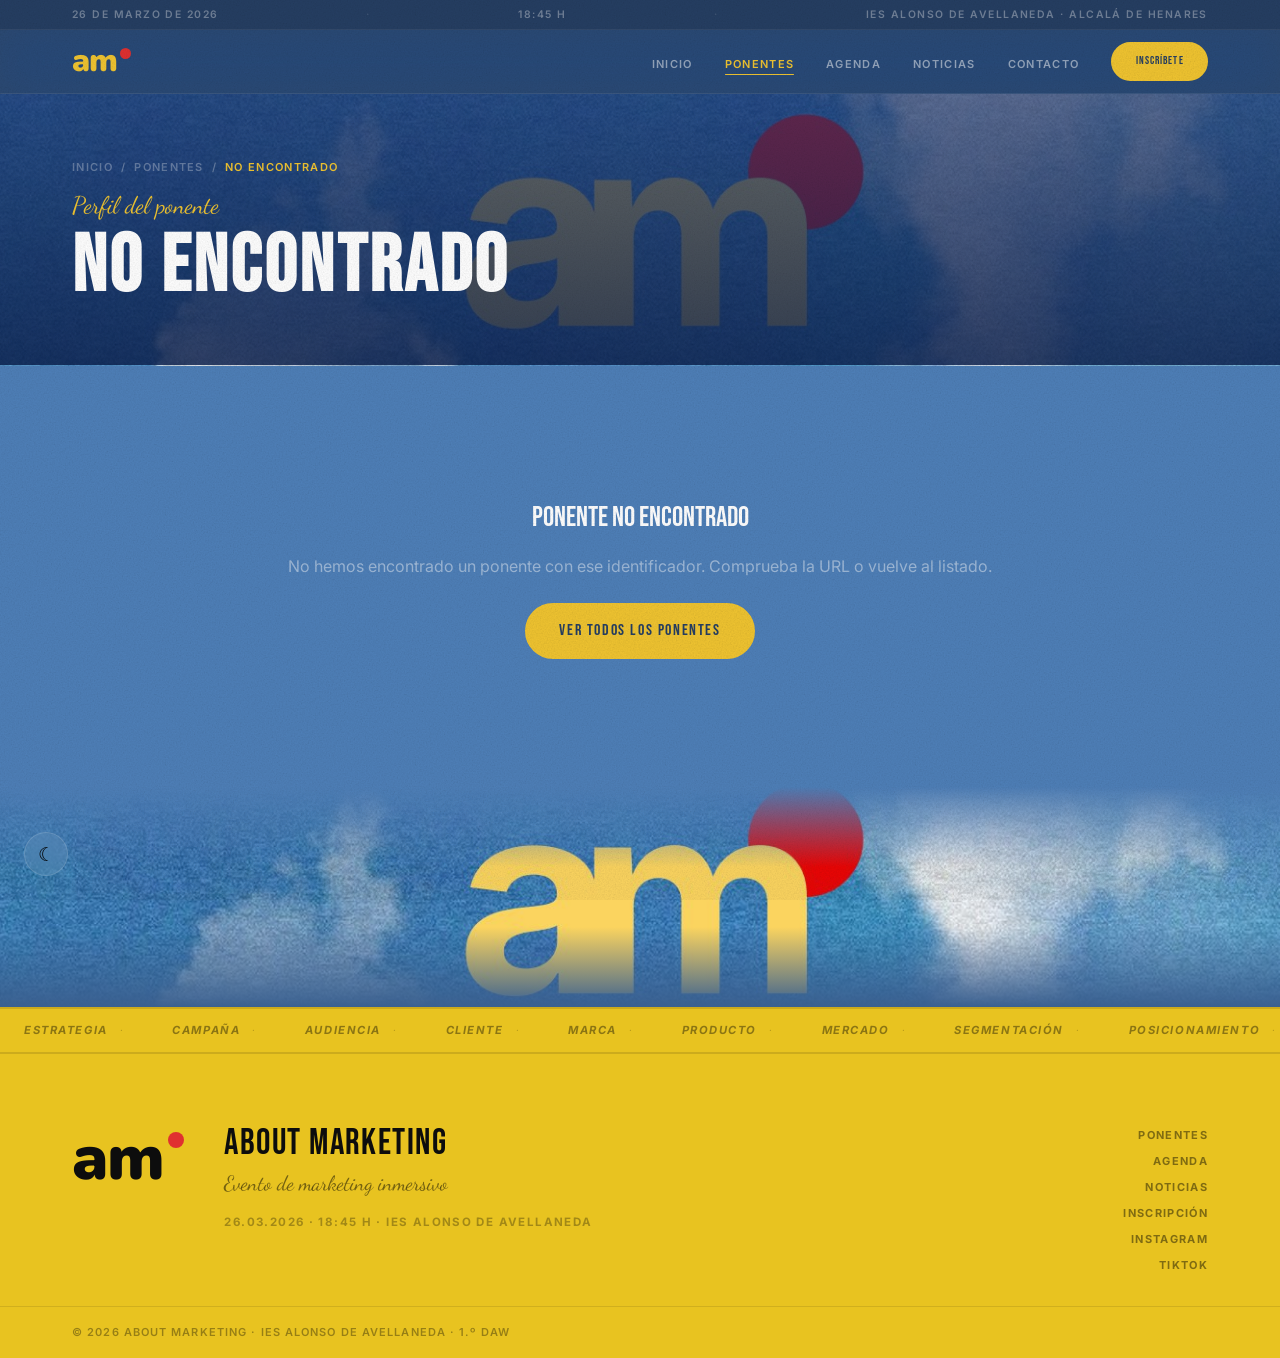
<file: pages/ponente.html>
<!DOCTYPE html>
<html lang="es">
<head>
  <meta charset="UTF-8">
  <meta name="viewport" content="width=device-width, initial-scale=1.0">
  <title>Ponente | About Marketing</title>
  <link rel="icon" href="data:image/svg+xml,<svg xmlns='http://www.w3.org/2000/svg' viewBox='0 0 100 100'><text y='.9em' font-size='90'>📣</text></svg>">

  <!-- MEJORA #7 — Preconnect a Google Fonts -->
  <link rel="preconnect" href="https://fonts.googleapis.com">
  <link rel="preconnect" href="https://fonts.gstatic.com" crossorigin>

  <link rel="stylesheet" href="../css/variables.css">
  <link rel="stylesheet" href="../css/base.css">
  <link rel="stylesheet" href="../css/navbar.css">
  <link rel="stylesheet" href="../css/componentes.css">
</head>
<body>

  <!-- MEJORA #4 — Skip Navigation -->
  <a href="#contenido-principal" class="skip-link">Saltar al contenido</a>

  <!-- MEJORA #9 — Barra de progreso de scroll -->
  <div class="scroll-progress" id="scroll-progress" aria-hidden="true"></div>

  <div class="info-bar">
    <div class="contenedor info-bar__inner">
      <span class="info-bar__item">26 de marzo de 2026</span>
      <span class="info-bar__item info-bar__sep">&middot;</span>
      <span class="info-bar__item">18:45 h</span>
      <span class="info-bar__item info-bar__sep">&middot;</span>
      <span class="info-bar__item">IES Alonso de Avellaneda &middot; Alcal&aacute; de Henares</span>
    </div>
  </div>

  <nav class="navbar" aria-label="Navegaci&oacute;n principal">
    <div class="contenedor navbar__inner">
      <a href="../index.html" class="navbar__logo" aria-label="About Marketing - Inicio">
        <span class="logo-am">am</span><span class="logo-punto"></span>
      </a>
      <button class="navbar__hamburguesa" aria-label="Abrir men&uacute;" aria-expanded="false"><span></span><span></span><span></span></button>
      <ul class="navbar__menu">
        <li><a href="../index.html" class="navbar__link">Inicio</a></li>
        <li><a href="ponentes.html" class="navbar__link activo">Ponentes</a></li>
        <li><a href="agenda.html" class="navbar__link">Agenda</a></li>
        <li><a href="noticias.html" class="navbar__link">Noticias</a></li>
        <li><a href="contacto.html" class="navbar__link">Contacto</a></li>
        <li><a href="contacto.html" class="btn btn-primario navbar__cta">Inscr&iacute;bete</a></li>
      </ul>
    </div>
  </nav>

  <!-- MEJORA #25 — Bot&oacute;n dark mode -->
  <button class="tema-toggle" id="tema-toggle" aria-label="Cambiar tema claro/oscuro" title="Cambiar tema">
    <span aria-hidden="true" id="tema-icono">&#9790;</span>
  </button>

  <!--
    REQUISITO 3 — Página individual de cada ponente, generada dinámicamente.
    =========================================================================
    Esta página es una PLANTILLA vacía. El contenido se inyecta desde JS
    según el parámetro ?id= de la URL.

    Ejemplo: ponente.html?id=luis-montalvo → carga datos de Luis Montalvo.

    Interconexión:
    - js/ponente-detalle.js lee ?id= y busca en data/ponentes.json
    - Las clases .ponente-detalle* se estilizan en css/componentes.css
    - El enlace a esta página se genera en js/ponentes.js (modal)
  -->
  <main id="contenido-principal">
    <header class="page-header" style="background-image: url('../assets/img/am-cielo.png'); background-size: cover; background-position: center; position: relative;">
      <div style="position:absolute; inset:0; background:linear-gradient(to bottom, rgba(30,55,110,0.7), rgba(15,35,80,0.85));"></div>
      <div class="contenedor" style="position:relative; z-index:1;">
        <nav class="breadcrumb">
          <a href="../index.html">Inicio</a> /
          <a href="ponentes.html">Ponentes</a> /
          <span id="breadcrumb-nombre">Cargando...</span>
        </nav>
        <span class="seccion-eyebrow">Perfil del ponente</span>
        <h1 class="seccion-titulo" id="page-titulo" style="font-size:clamp(2.5rem,7vw,5rem);">Cargando...</h1>
      </div>
    </header>

    <section class="seccion">
      <div class="contenedor">
        <!-- Skeleton loader mientras se carga el contenido dinámico -->
        <div id="ponente-detalle">
          <div class="ponente-detalle__layout">
            <div class="skeleton skeleton-imagen" style="width:200px; height:280px; border-radius:12px;"></div>
            <div style="flex:1;">
              <div class="skeleton skeleton-titulo" style="width:60%; margin-bottom:1rem;"></div>
              <div class="skeleton skeleton-texto" style="width:40%; margin-bottom:0.5rem;"></div>
              <div class="skeleton skeleton-texto" style="width:80%; margin-bottom:0.5rem;"></div>
              <div class="skeleton skeleton-texto" style="width:70%;"></div>
            </div>
          </div>
        </div>
      </div>
    </section>

    <div class="separador-cielo" role="presentation" style="height:220px;">
      <img src="../assets/img/am-cielo.png" alt="" aria-hidden="true" loading="lazy" width="1920" height="400">
    </div>
  </main>

  <!-- MEJORA #10 — CTA sticky m&oacute;vil -->
  <div class="cta-sticky-movil" id="cta-sticky" aria-label="Inscripci&oacute;n r&aacute;pida">
    <a href="contacto.html" class="btn btn-primario">Inscr&iacute;bete ahora</a>
  </div>

  <footer class="footer">
    <div class="footer__ticker-wrapper">
      <div class="ticker__track ticker-footer" id="footer-ticker-track-p" data-ticker="true" data-ticker-reverse="true"></div>
    </div>
    <div class="footer__main">
      <div class="contenedor footer__main-inner">
        <div class="footer__logo"><span class="logo-am">am</span><span class="logo-punto"></span></div>
        <div class="footer__info">
          <p class="footer__tagline">About Marketing</p>
          <p class="footer__sub">Evento de marketing inmersivo</p>
          <p style="font-size:0.72rem; font-family:var(--fuente-cuerpo); font-weight:700; text-transform:uppercase; letter-spacing:0.12em; color:rgba(0,0,0,0.3); margin-top:0.5rem;">26.03.2026 &middot; 18:45 h &middot; IES Alonso de Avellaneda</p>
        </div>
        <nav class="footer__links">
          <a href="ponentes.html" class="footer__link">Ponentes</a>
          <a href="agenda.html" class="footer__link">Agenda</a>
          <a href="noticias.html" class="footer__link">Noticias</a>
          <a href="contacto.html" class="footer__link">Inscripci&oacute;n</a>
          <a href="#" class="footer__link" title="Próximamente">Instagram</a>
          <a href="#" class="footer__link" title="Próximamente">TikTok</a>
        </nav>
      </div>
    </div>
    <div class="footer__bottom">
      <div class="contenedor footer__bottom-inner">
        <p class="footer__copy">&copy; 2026 About Marketing &middot; IES Alonso de Avellaneda &middot; 1.&ordm; DAW</p>
      </div>
    </div>
  </footer>

  <script src="../js/navbar.js"></script>
  <script src="../js/ponente-detalle.js"></script>
  <script src="../js/animaciones.js"></script>
  <script src="../js/ticker.js"></script>
  <script src="../js/mejoras.js"></script>
</body>
</html>
</file>
<file: css/variables.css>
/* =============================================
   ABOUT MARKETING — variables.css
   Paleta: azul cielo retro + amarillo + rojo
   Inspirado en las imágenes del brand kit.

   MEJORA #25: Dark mode con CSS custom properties
   MEJORA #18: color-mix() para estados hover dinámicos
   MEJORA #28: Fuentes variables (variable fonts)
   ============================================= */

/*
 * MEJORA #28 — Fuentes variables (Variable Fonts)
 * ------------------------------------------------
 * En vez de cargar múltiples pesos por separado (400, 700, 800, 900...),
 * usamos fuentes variables que contienen TODOS los pesos en un solo archivo.
 *
 * Ventajas:
 * - Menos peticiones HTTP (1 archivo en vez de 4-5)
 * - Menos KB totales descargados
 * - Podemos usar cualquier peso intermedio (ej: font-weight: 650)
 *
 * MEJORA #8 — font-display: swap
 * ------------------------------------------------
 * El parámetro &display=swap le dice al navegador:
 * "Muestra texto con fuente del sistema mientras se carga la web font".
 * Esto evita el efecto FOIT (Flash Of Invisible Text) y mejora el LCP.
 */
@import url('https://fonts.googleapis.com/css2?family=Nunito:wght@400..900&family=Dancing+Script:wght@600;700&family=Inter:wght@300..700&family=Bebas+Neue&display=swap');


/* ══════════════════════════════════════════
   TEMA CLARO (por defecto)
   ══════════════════════════════════════════
   Todas las variables de color se definen aquí.
   El tema oscuro las sobreescribirá más abajo.
*/

:root {

  /* ── AZULES — el cielo ── */
  --cielo:         #4E7FB8;   /* azul cielo principal */
  --cielo-claro:   #6A9DD4;   /* cielo más claro, nubes */
  --cielo-oscuro:  #3A6090;   /* sombras, profundidad */
  --cielo-noche:   #253E62;   /* header, zonas oscuras */
  --cielo-velo:    rgba(78, 127, 184, 0.15);

  /* ── AMARILLO — el sol y el brand ── */
  --amarillo:      #F0C430;   /* logo am, acento */
  --amarillo-calido: #EDB820; /* hover, pressed */
  --amarillo-glow: rgba(240, 196, 48, 0.2);
  --amarillo-suave: rgba(240, 196, 48, 0.1);

  /* ── ROJO — el punto ── */
  --rojo:          #E03030;   /* círculo del logo */
  --rojo-suave:    rgba(224, 48, 48, 0.12);

  /* ── AMARILLO FOOTER — imagen 1 ── */
  --amarillo-footer: #E8C320; /* fondo footer */
  --negro-footer:    #0D0D0D; /* texto sobre amarillo */

  /* ── BLANCOS y CREMAS ── */
  --blanco:        #FFFFFF;
  --crema:         #F8F0E0;   /* texto principal */
  --crema-suave:   rgba(248, 240, 224, 0.65);
  --crema-velo:    rgba(248, 240, 224, 0.12);

  /* ── BORDES ── */
  --borde:         rgba(255,255,255,0.14);
  --borde-suave:   rgba(255,255,255,0.07);

  /*
   * ── ALIAS SEMÁNTICOS ──
   * Estos alias permiten cambiar de tema fácilmente.
   * En vez de usar colores directos, los componentes usan estos alias.
   * Así, al activar dark mode, solo hay que cambiar estos valores.
   */
  --color-fondo:       var(--cielo);
  --color-fondo-2:     var(--cielo-oscuro);
  --color-card:        rgba(255,255,255,0.08);
  --color-card-hover:  rgba(255,255,255,0.14);
  --color-borde:       var(--borde);
  --color-acento:      var(--amarillo);
  --color-texto:       var(--crema);
  --color-texto-suave: var(--crema-suave);
  --color-blanco:      var(--blanco);
  --color-rojo:        var(--rojo);

  /*
   * MEJORA #18 — color-mix() para estados hover
   * ------------------------------------------------
   * En vez de definir un color fijo para cada estado hover,
   * usamos color-mix() para generar variantes automáticamente.
   *
   * Sintaxis: color-mix(in srgb, color1 porcentaje, color2 porcentaje)
   * Esto mezcla dos colores en el espacio de color sRGB.
   *
   * Ejemplo: color-mix(in srgb, var(--amarillo), black 15%)
   *          = 85% amarillo + 15% negro = amarillo más oscuro
   */
  --amarillo-hover:  color-mix(in srgb, var(--amarillo), black 15%);
  --amarillo-active: color-mix(in srgb, var(--amarillo), black 25%);
  --cielo-hover:     color-mix(in srgb, var(--cielo), white 15%);
  --rojo-hover:      color-mix(in srgb, var(--rojo), black 15%);

  /* ── TIPOGRAFÍAS ── */
  /* Nunito Black → redondeada, cálida, = feel del logo am */
  --fuente-logo:    'Nunito', sans-serif;
  /* Bebas → display, impacto, HORIZON */
  --fuente-display: 'Bebas Neue', sans-serif;
  /* Dancing Script → cursiva elegante, "presenta" */
  --fuente-script:  'Dancing Script', cursive;
  /* Inter → cuerpo, legible */
  --fuente-cuerpo:  'Inter', sans-serif;

  /* ── ESCALA TIPOGRÁFICA ── */
  --texto-xs:   0.6875rem;
  --texto-sm:   0.875rem;
  --texto-base: 1rem;
  --texto-lg:   1.125rem;
  --texto-xl:   1.375rem;
  --texto-2xl:  1.75rem;
  --texto-3xl:  2.25rem;
  --texto-4xl:  3rem;
  --texto-hero: clamp(4.5rem, 12vw, 10rem);

  /* ── ESPACIADO ── */
  --s-1:0.25rem; --s-2:0.5rem; --s-3:0.75rem; --s-4:1rem;
  --s-5:1.25rem; --s-6:1.5rem; --s-8:2rem;    --s-10:2.5rem;
  --s-12:3rem;   --s-16:4rem;  --s-20:5rem;   --s-24:6rem;

  /* ── LAYOUT ── */
  --ancho-max:  1200px;
  --radio-sm:   6px;
  --radio-md:   12px;
  --radio-lg:   20px;
  --radio-full: 9999px;

  /* ── EFECTOS ── */
  --ease-out: cubic-bezier(0.16, 1, 0.3, 1);
  --trans-r:  0.18s var(--ease-out);
  --trans-n:  0.32s var(--ease-out);
  --trans-l:  0.55s var(--ease-out);

  --sombra-calida: 0 8px 32px rgba(240,196,48,0.25);
  --sombra-azul:   0 8px 32px rgba(30,60,100,0.35);
  --sombra-rojo:   0 4px 20px rgba(224,48,48,0.3);

  /*
   * ── INDICADOR DE TEMA ──
   * Variable usada por JS para saber qué tema está activo.
   * También permite a CSS usar color-scheme para estilizar
   * controles nativos del navegador (scrollbars, inputs, etc.).
   */
  color-scheme: light;
}


/* ══════════════════════════════════════════
   MEJORA #25 — DARK MODE
   ══════════════════════════════════════════

   El dark mode funciona en 2 niveles:

   1) AUTOMÁTICO: Si el usuario tiene su sistema operativo en modo oscuro,
      se activa con @media (prefers-color-scheme: dark).
      Solo se aplica si NO se ha elegido un tema manualmente.

   2) MANUAL: Al hacer clic en el botón de tema, se añade
      data-theme="dark" o data-theme="light" al <html>.
      Esto tiene PRIORIDAD sobre la preferencia del sistema.

   IMPORTANTE para 1ºDAW:
   - :root es lo mismo que html, pero con más especificidad.
   - [data-theme="dark"] selecciona elementos con ese atributo.
   - :not([data-theme="light"]) excluye elementos con tema claro forzado.
*/

/* Dark mode automático (preferencia del sistema) */
@media (prefers-color-scheme: dark) {
  :root:not([data-theme="light"]) {
    --cielo:         #1a2a3e;
    --cielo-claro:   #243a54;
    --cielo-oscuro:  #121e2e;
    --cielo-noche:   #0d1520;
    --cielo-velo:    rgba(26, 42, 62, 0.15);

    --crema:         #e0d8c8;
    --crema-suave:   rgba(224, 216, 200, 0.65);
    --crema-velo:    rgba(224, 216, 200, 0.12);

    --borde:         rgba(255,255,255,0.10);
    --borde-suave:   rgba(255,255,255,0.05);

    --color-fondo:       var(--cielo);
    --color-fondo-2:     var(--cielo-oscuro);
    --color-card:        rgba(255,255,255,0.05);
    --color-card-hover:  rgba(255,255,255,0.10);

    --sombra-calida: 0 8px 32px rgba(240,196,48,0.15);
    --sombra-azul:   0 8px 32px rgba(10,20,40,0.5);

    color-scheme: dark;
  }
}

/* Dark mode manual (usuario hizo clic en el botón) */
[data-theme="dark"] {
  --cielo:         #1a2a3e;
  --cielo-claro:   #243a54;
  --cielo-oscuro:  #121e2e;
  --cielo-noche:   #0d1520;
  --cielo-velo:    rgba(26, 42, 62, 0.15);

  --crema:         #e0d8c8;
  --crema-suave:   rgba(224, 216, 200, 0.65);
  --crema-velo:    rgba(224, 216, 200, 0.12);

  --borde:         rgba(255,255,255,0.10);
  --borde-suave:   rgba(255,255,255,0.05);

  --color-fondo:       var(--cielo);
  --color-fondo-2:     var(--cielo-oscuro);
  --color-card:        rgba(255,255,255,0.05);
  --color-card-hover:  rgba(255,255,255,0.10);

  --sombra-calida: 0 8px 32px rgba(240,196,48,0.15);
  --sombra-azul:   0 8px 32px rgba(10,20,40,0.5);

  color-scheme: dark;
}
</file>
<file: css/base.css>
/* =============================================
   ABOUT MARKETING — base.css
   Reset, global, grano, utilidades, botones

   MEJORAS IMPLEMENTADAS EN ESTE ARCHIVO:
   #1  — prefers-reduced-motion (accesibilidad)
   #2  — :focus-visible (navegación por teclado)
   #4  — Skip navigation link (accesibilidad)
   #9  — Barra de progreso de scroll
   #13 — text-wrap: balance en titulares
   #14 — text-wrap: pretty en párrafos
   #15 — CSS nesting nativo (selectores anidados)
   #16 — accent-color para checkboxes/radios
   #24 — Skeleton loader mejorado con shimmer
   #30 — Propiedades lógicas CSS
   ============================================= */


/* ── RESET GLOBAL ── */
*, *::before, *::after { box-sizing: border-box; margin: 0; padding: 0; }

html { scroll-behavior: smooth; font-size: 16px; }

body {
  font-family: var(--fuente-cuerpo);
  background-color: var(--cielo);
  color: var(--crema);
  line-height: 1.65;
  -webkit-font-smoothing: antialiased;
  overflow-x: hidden;

  /*
   * MEJORA #16 — accent-color
   * ------------------------------------------------
   * Propiedad CSS moderna que cambia el color de los controles
   * nativos del navegador: checkboxes, radios, range sliders, progress bars.
   *
   * Antes había que crear componentes custom para cambiar estos colores.
   * Ahora con una sola línea se aplica a TODOS los controles nativos.
   */
  accent-color: var(--amarillo);
}


/* ── GRAIN OVERLAY — textura de película, como en imagen 3 ── */
body::after {
  content: '';
  position: fixed;
  inset: 0;
  z-index: 9998;
  pointer-events: none;
  opacity: 0.28;
  background-image: url("data:image/svg+xml,%3Csvg xmlns='http://www.w3.org/2000/svg' width='250' height='250'%3E%3Cfilter id='g'%3E%3CfeTurbulence type='fractalNoise' baseFrequency='0.72' numOctaves='4' stitchTiles='stitch'/%3E%3CfeColorMatrix type='saturate' values='0'/%3E%3C/filter%3E%3Crect width='250' height='250' filter='url(%23g)'/%3E%3C/svg%3E");
  background-repeat: repeat;
  mix-blend-mode: multiply;
}


/*
 * MEJORA #13 — text-wrap: balance
 * ------------------------------------------------
 * Le dice al navegador que reparta el texto de los titulares
 * de forma equilibrada entre las líneas, evitando "huérfanos"
 * (una palabra suelta en la última línea).
 *
 * Antes: "Evento de marketing
 *         inmersivo"
 *
 * Ahora: "Evento de marketing
 *         inmersivo" (más equilibrado)
 *
 * Solo funciona en navegadores modernos (Chrome 114+, Firefox 121+).
 * En navegadores antiguos se ignora sin romper nada (progressive enhancement).
 */
h1,h2,h3,h4,h5,h6 {
  font-family: var(--fuente-display);
  line-height: 1.0;
  color: var(--blanco);
  text-wrap: balance;
}

/*
 * MEJORA #14 — text-wrap: pretty
 * ------------------------------------------------
 * Similar a balance, pero para párrafos largos.
 * Evita que quede una sola palabra corta en la última línea.
 * Es menos agresivo que balance (no redistribuye tanto el texto).
 */
p {
  line-height: 1.7;
  color: var(--crema-suave);
  text-wrap: pretty;
}

a { color: var(--amarillo); text-decoration: none; transition: color var(--trans-r); }
a:hover { color: var(--blanco); }
img { max-width: 100%; display: block; }
ul,ol { list-style: none; }
button { cursor: pointer; border: none; background: none; font-family: inherit; }
input,textarea,select { font-family: inherit; }


/* ══════════════════════════════════════════
   MEJORA #4 — SKIP NAVIGATION (Saltar al contenido)
   ══════════════════════════════════════════

   Es un enlace invisible que aparece SOLO cuando el usuario
   navega con el teclado (Tab). Permite saltar directamente al
   contenido principal sin tener que tabular por todo el menú.

   Es un requisito de accesibilidad WCAG 2.4.1 (nivel A).

   HTML necesario en cada página:
   <a href="#contenido-principal" class="skip-link">Saltar al contenido</a>
   <main id="contenido-principal">...</main>
*/

.skip-link {
  position: absolute;
  top: -100%;
  left: var(--s-4);
  z-index: 10000;
  padding: var(--s-3) var(--s-6);
  background: var(--amarillo);
  color: var(--cielo-noche);
  font-family: var(--fuente-cuerpo);
  font-weight: 700;
  font-size: var(--texto-sm);
  border-radius: 0 0 var(--radio-md) var(--radio-md);
  text-decoration: none;
  transition: top var(--trans-r);
}

/* Cuando el usuario hace Tab y el enlace recibe foco, aparece */
.skip-link:focus {
  top: 0;
}


/* ══════════════════════════════════════════
   MEJORA #2 — FOCUS VISIBLE
   ══════════════════════════════════════════

   :focus-visible es una pseudo-clase CSS moderna que SOLO se activa
   cuando el navegador detecta que el foco es relevante para el usuario.

   - Si haces clic con el ratón → NO aparece el outline (no molesta)
   - Si usas Tab con el teclado → SÍ aparece el outline (necesario)

   Esto es mucho mejor que :focus, que se activa siempre.

   WCAG 2.4.11 exige que el indicador de foco sea visible.
   Usamos un outline amarillo con offset para que se vea bien
   sobre fondos oscuros.
*/

/* Eliminamos el outline por defecto del navegador */
:focus {
  outline: none;
}

/* Lo reemplazamos con uno mejor, solo para navegación por teclado */
:focus-visible {
  outline: 3px solid var(--amarillo);
  outline-offset: 3px;
  border-radius: var(--radio-sm);
}

/* Botones primarios: outline blanco porque el botón ya es amarillo */
.btn-primario:focus-visible {
  outline-color: var(--blanco);
}


/* ══════════════════════════════════════════
   MEJORA #9 — BARRA DE PROGRESO DE SCROLL
   ══════════════════════════════════════════

   Una barra fina en la parte superior que muestra
   cuánto se ha scrolleado de la página.
   El ancho se controla desde JavaScript (mejoras.js).
*/

.scroll-progress {
  position: fixed;
  top: 0;
  left: 0;
  height: 3px;
  width: 0%;
  background: linear-gradient(90deg, var(--amarillo), var(--rojo));
  z-index: 10001;
  transition: width 0.1s linear;
  pointer-events: none;
}


/* ── CONTENEDOR ──
 *
 * MEJORA #30 — Propiedades lógicas
 * ------------------------------------------------
 * En vez de padding-left / padding-right usamos padding-inline.
 * En vez de margin-top / margin-bottom usamos margin-block.
 *
 * "inline" = eje horizontal (en idiomas de izquierda a derecha)
 * "block"  = eje vertical
 *
 * Ventaja: si la web se traduce a árabe (derecha a izquierda),
 * los márgenes se adaptan automáticamente. Es más "universal".
 */
.contenedor {
  width: 100%;
  max-width: var(--ancho-max);
  margin-inline: auto;
  padding-inline: var(--s-8);
}

/* ── SECCIONES ── */
.seccion { padding-block: var(--s-20); }
.seccion-alt { background: var(--cielo-oscuro); }
.seccion-header { margin-block-end: var(--s-10); }

.seccion-eyebrow {
  font-family: var(--fuente-script);
  font-size: 1.5rem;
  color: var(--amarillo);
  display: block;
  margin-block-end: var(--s-2);
  line-height: 1.2;
}

.seccion-titulo {
  font-family: var(--fuente-display);
  font-size: var(--texto-4xl);
  letter-spacing: 0.04em;
  text-transform: uppercase;
  color: var(--blanco);
  line-height: 0.95;
  margin-block-end: var(--s-3);
}

.seccion-subtitulo {
  font-size: var(--texto-base);
  color: var(--crema-suave);
  font-weight: 300;
  max-width: 480px;
}


/* ══════════════════════════════════════════
   BOTONES
   ══════════════════════════════════════════ */

.btn {
  display: inline-flex;
  align-items: center;
  justify-content: center;
  gap: var(--s-2);
  padding: 0.8rem 2rem;
  font-family: var(--fuente-display);
  font-size: 1rem;
  font-weight: 400;
  letter-spacing: 0.1em;
  text-transform: uppercase;
  border-radius: var(--radio-full);
  transition: all var(--trans-n);
  white-space: nowrap;
}

.btn-primario {
  background: var(--amarillo);
  color: var(--cielo-noche);
  border: 2px solid var(--amarillo);
}
.btn-primario:hover {
  background: var(--blanco);
  border-color: var(--blanco);
  color: var(--cielo-noche);
  transform: translateY(-2px);
  box-shadow: var(--sombra-calida);
}

.btn-secundario {
  background: transparent;
  color: var(--blanco);
  border: 2px solid rgba(255,255,255,0.35);
}
.btn-secundario:hover {
  border-color: var(--amarillo);
  color: var(--amarillo);
  transform: translateY(-2px);
}

.btn-ghost {
  background: transparent;
  color: var(--crema-suave);
  border: none;
  padding: 0.3rem 0;
  font-family: var(--fuente-cuerpo);
  font-size: var(--texto-sm);
  letter-spacing: 0.05em;
  text-transform: none;
  border-radius: 0;
  gap: var(--s-2);
}
.btn-ghost::after { content: '\2192'; transition: transform var(--trans-n); display: inline-block; }
.btn-ghost:hover { color: var(--amarillo); }
.btn-ghost:hover::after { transform: translateX(5px); }


/* ══════════════════════════════════════════
   BADGES
   ══════════════════════════════════════════ */

.badge {
  display: inline-flex;
  align-items: center;
  padding: 0.2rem 0.65rem;
  font-family: var(--fuente-cuerpo);
  font-size: var(--texto-xs);
  font-weight: 700;
  text-transform: uppercase;
  letter-spacing: 0.1em;
  border-radius: var(--radio-full);
}
.badge-acento, .badge-amarillo {
  background: rgba(240,196,48,0.15);
  color: var(--amarillo);
  border: 1px solid rgba(240,196,48,0.3);
}
.badge-azul {
  background: rgba(255,255,255,0.1);
  color: rgba(255,255,255,0.8);
  border: 1px solid rgba(255,255,255,0.15);
}
.badge-rojo {
  background: rgba(224,48,48,0.15);
  color: #FF8888;
  border: 1px solid rgba(224,48,48,0.25);
}
.badge-neutro {
  background: rgba(255,255,255,0.07);
  color: var(--crema-suave);
  border: 1px solid var(--borde);
}


/* ══════════════════════════════════════════
   MEJORA #24 — SKELETON LOADER MEJORADO
   ══════════════════════════════════════════

   Los skeleton screens muestran una "silueta" del contenido
   mientras se cargan los datos reales (desde JSON, API, etc.).

   Son mejores que un spinner porque:
   1) Muestran la FORMA del contenido que vendrá
   2) El usuario percibe que la carga es más rápida
   3) No hay salto de layout cuando llega el contenido (menos CLS)

   El efecto shimmer (brillo que se desplaza) da sensación de actividad.
*/

.skeleton {
  background: linear-gradient(
    90deg,
    rgba(255,255,255,0.06) 25%,
    rgba(255,255,255,0.12) 50%,
    rgba(255,255,255,0.06) 75%
  );
  background-size: 200% 100%;
  animation: sk 1.5s ease infinite;
  border-radius: var(--radio-md);
}

/* Variantes de skeleton para diferentes formas de contenido */
.skeleton-texto {
  height: 1em;
  margin-block-end: 0.5em;
  width: 80%;
}
.skeleton-titulo {
  height: 1.5em;
  margin-block-end: 0.75em;
  width: 60%;
}
.skeleton-avatar {
  width: 48px;
  height: 48px;
  border-radius: 50%;
}
.skeleton-imagen {
  width: 100%;
  height: 200px;
  border-radius: var(--radio-md);
}

@keyframes sk {
  0%   { background-position: 200% 0; }
  100% { background-position: -200% 0; }
}


/* ══════════════════════════════════════════
   REVEAL — animaciones de entrada al scroll
   ══════════════════════════════════════════ */

.reveal {
  opacity: 0;
  transform: translateY(20px);
  transition: opacity 0.65s var(--ease-out), transform 0.65s var(--ease-out);
}
.reveal.visible { opacity: 1; transform: translateY(0); }
.reveal-delay-1 { transition-delay: 0.1s; }
.reveal-delay-2 { transition-delay: 0.2s; }
.reveal-delay-3 { transition-delay: 0.3s; }


/* ══════════════════════════════════════════
   UTILIDADES
   ══════════════════════════════════════════ */

.oculto { display: none !important; }
.texto-acento { color: var(--amarillo); }

/*
 * Clase para ocultar visualmente un elemento
 * pero que siga siendo accesible para lectores de pantalla.
 * Útil para textos que aportan contexto a usuarios con discapacidad visual.
 */
.sr-only {
  position: absolute;
  width: 1px;
  height: 1px;
  padding: 0;
  margin: -1px;
  overflow: hidden;
  clip: rect(0, 0, 0, 0);
  white-space: nowrap;
  border-width: 0;
}


/* ══════════════════════════════════════════
   MEJORA #25 — BOTÓN DE CAMBIO DE TEMA
   ══════════════════════════════════════════

   Botón circular en la esquina inferior izquierda
   que permite alternar entre tema claro y oscuro.
*/

.tema-toggle {
  position: fixed;
  bottom: var(--s-6);
  left: var(--s-6);
  z-index: 9999;
  width: 44px;
  height: 44px;
  border-radius: 50%;
  background: var(--color-card);
  border: 1px solid var(--borde);
  backdrop-filter: blur(12px);
  display: flex;
  align-items: center;
  justify-content: center;
  font-size: 1.2rem;
  cursor: pointer;
  transition: all var(--trans-n);
}
.tema-toggle:hover {
  background: var(--color-card-hover);
  transform: scale(1.1);
}


/* ══════════════════════════════════════════
   MEJORA #1 — PREFERS-REDUCED-MOTION
   ══════════════════════════════════════════

   Esta media query detecta si el usuario ha activado
   "Reducir movimiento" en la configuración de su sistema operativo
   (macOS: Accesibilidad > Pantalla > Reducir movimiento
    Windows: Configuración > Accesibilidad > Efectos visuales)

   Es OBLIGATORIO para accesibilidad (WCAG 2.3.3).
   Algunas personas sufren mareos o migrañas con las animaciones.

   Cuando está activo:
   - Todas las animaciones duran casi 0 (se ven instantáneas)
   - Las transiciones se reducen a lo mínimo
   - Parallax y efectos de scroll se desactivan

   IMPORTANTE: usamos 0.01ms en vez de 0ms porque algunos
   navegadores ignoran animation-duration: 0ms.
*/

@media (prefers-reduced-motion: reduce) {
  *,
  *::before,
  *::after {
    animation-duration: 0.01ms !important;
    animation-iteration-count: 1 !important;
    transition-duration: 0.01ms !important;
    scroll-behavior: auto !important;
  }

  /* Desactivar parallax cuando el usuario no quiere movimiento */
  .hero__parallax {
    transform: none !important;
  }

  /* Los reveals aparecen directamente sin animación */
  .reveal {
    opacity: 1;
    transform: none;
  }
}


/* ══════════════════════════════════════════
   RESPONSIVE
   ══════════════════════════════════════════ */

@media (max-width: 768px) {
  .contenedor { padding-inline: var(--s-5); }
  .seccion { padding-block: var(--s-16); }
  .seccion-titulo { font-size: var(--texto-3xl); }
}
</file>
<file: css/navbar.css>
/* =============================================
   ABOUT MARKETING — navbar.css
   Estructura: info bar arriba + nav limpia
   Logo: am con punto rojo, en Nunito Black

   MEJORAS IMPLEMENTADAS EN ESTE ARCHIVO:
   #10 — CTA sticky en móvil (botón fijo inferior)
   #30 — Propiedades lógicas CSS
   ============================================= */


/* ── INFO BAR — franja pequeña encima del nav ── */
.info-bar {
  position: fixed;
  top: 0; left: 0; right: 0;
  z-index: 1001;
  height: 30px;
  display: flex;
  align-items: center;
  background: var(--cielo-noche);
  border-bottom: 1px solid rgba(255,255,255,0.06);
}
.info-bar__inner {
  display: flex;
  align-items: center;
  justify-content: space-between;
  width: 100%;
  gap: var(--s-4);
}
.info-bar__item {
  font-size: 0.65rem;
  text-transform: uppercase;
  letter-spacing: 0.14em;
  color: rgba(255,255,255,0.35);
  font-weight: 600;
  font-family: var(--fuente-cuerpo);
  display: flex;
  align-items: center;
  gap: var(--s-2);
  white-space: nowrap;
}
.info-bar__sep { color: rgba(255,255,255,0.12); }


/* ── NAVBAR PRINCIPAL ── */
.navbar {
  position: fixed;
  top: 30px; left: 0; right: 0;
  z-index: 1000;
  height: 64px;
  display: flex;
  align-items: center;
  background: rgba(37, 62, 98, 0.82);
  border-bottom: 1px solid rgba(255,255,255,0.08);
  backdrop-filter: blur(20px) saturate(160%);
  -webkit-backdrop-filter: blur(20px) saturate(160%);
  transition: background var(--trans-n), border-color var(--trans-n);
}
.navbar.scrolled {
  background: rgba(30, 52, 85, 0.97);
  border-bottom-color: rgba(255,255,255,0.1);
}
.navbar__inner {
  display: flex;
  align-items: center;
  justify-content: space-between;
  width: 100%;
}


/* ── LOGO — am con punto rojo ── */
.navbar__logo {
  display: flex;
  align-items: flex-start;
  line-height: 50px;
  transition: opacity var(--trans-r);
  flex-shrink: 0;
}
.navbar__logo:hover { opacity: 0.8; }

/* El "am" en Nunito Black amarillo */
.logo-am {
  font-family: var(--fuente-logo);
  font-weight: 900;
  font-size: 2rem;
  color: var(--amarillo);
  line-height: 1;
  letter-spacing: -0.02em;
  position: relative;
}

/* El punto rojo — posicionado como en el logo real */
.logo-punto {
  width: 11px;
  height: 11px;
  background: var(--rojo);
  border-radius: 50%;
  margin-left: 2px;
  margin-top: 3px;
  flex-shrink: 0;
  animation: punto-latido 2.8s ease infinite;
}

@keyframes punto-latido {
  0%, 85%, 100% { transform: scale(1); }
  92%           { transform: scale(1.3); }
}


/* ── MENÚ ── */
.navbar__menu {
  display: flex;
  align-items: center;
  gap: var(--s-8);
}

.navbar__link {
  font-family: var(--fuente-cuerpo);
  font-size: var(--texto-xs);
  font-weight: 600;
  text-transform: uppercase;
  letter-spacing: 0.12em;
  color: rgba(255,255,255,0.5);
  position: relative;
  padding: 0.3rem 0;
  transition: color var(--trans-r);
}
.navbar__link::after {
  content: '';
  position: absolute;
  bottom: 0; left: 0;
  width: 0; height: 1.5px;
  background: var(--amarillo);
  border-radius: 2px;
  transition: width var(--trans-n);
}
.navbar__link:hover        { color: var(--blanco); }
.navbar__link:hover::after { width: 100%; }
.navbar__link.activo        { color: var(--amarillo); }
.navbar__link.activo::after { width: 100%; }

.navbar__cta { padding: 0.55rem 1.4rem; font-size: var(--texto-xs); border-radius: var(--radio-full); }


/* ── HAMBURGUESA ── */
.navbar__hamburguesa {
  display: none;
  flex-direction: column;
  gap: 5px; padding: 6px;
}
.navbar__hamburguesa span {
  display: block; width: 22px; height: 1.5px;
  background: rgba(255,255,255,0.5); border-radius: 2px;
  transition: all var(--trans-n);
}
.navbar__hamburguesa.abierto span:nth-child(1) { transform: translateY(6.5px) rotate(45deg); background: var(--amarillo); }
.navbar__hamburguesa.abierto span:nth-child(2) { opacity: 0; }
.navbar__hamburguesa.abierto span:nth-child(3) { transform: translateY(-6.5px) rotate(-45deg); background: var(--amarillo); }


/* ── OFFSET PARA CONTENIDO ── */
/* El body necesita padding para no quedar bajo las barras fijas */
body { padding-top: 94px; }


/* ══════════════════════════════════════════
   MEJORA #10 — CTA STICKY EN MÓVIL
   ══════════════════════════════════════════

   Un botón fijo en la parte inferior de la pantalla
   que aparece cuando el usuario hace scroll en móvil.

   Esto es un patrón muy común en webs de marketing modernas.
   El botón siempre está accesible sin tener que volver arriba.

   Comportamiento:
   - Oculto por defecto (translateY lo saca de la pantalla)
   - JavaScript añade .visible cuando el usuario pasa el hero
   - Solo aparece en pantallas <= 768px (móvil/tablet)

   WCAG 2.5.8: el target mínimo es 44x44px (nosotros usamos 48px alto)
*/

.cta-sticky-movil {
  display: none;
}

@media (max-width: 768px) {
  .cta-sticky-movil {
    display: flex;
    position: fixed;
    bottom: 0;
    left: 0;
    right: 0;
    z-index: 999;
    padding: var(--s-3) var(--s-5);
    background: rgba(37, 62, 98, 0.95);
    backdrop-filter: blur(12px);
    -webkit-backdrop-filter: blur(12px);
    border-top: 1px solid rgba(255,255,255,0.1);
    transform: translateY(100%);
    transition: transform var(--trans-n);
    /* Espacio seguro para iPhones con barra Home */
    padding-bottom: max(var(--s-3), env(safe-area-inset-bottom));
  }
  .cta-sticky-movil.visible {
    transform: translateY(0);
  }
  .cta-sticky-movil .btn {
    width: 100%;
    justify-content: center;
    padding-block: 0.9rem;
  }
}


/* ══════════════════════════════════════════
   RESPONSIVE
   ══════════════════════════════════════════ */

@media (max-width: 768px) {
  .info-bar { display: none; }
  .navbar { top: 0; }
  body { padding-top: 64px; }
  .navbar__hamburguesa { display: flex; }
  .navbar__menu {
    position: fixed;
    top: 64px; left: 0; right: 0;
    background: rgba(20, 40, 70, 0.98);
    border-bottom: 1px solid rgba(255,255,255,0.08);
    backdrop-filter: blur(20px);
    flex-direction: column;
    gap: 0;
    padding: var(--s-4) 0 var(--s-6);
    transform: translateY(-110%);
    opacity: 0;
    pointer-events: none;
    transition: all var(--trans-n);
  }
  .navbar__menu.abierto { transform: translateY(0); opacity: 1; pointer-events: all; }
  .navbar__link { padding: var(--s-4) var(--s-8); width: 100%; text-align: center; font-size: var(--texto-sm); }
  .navbar__link::after { display: none; }
  .navbar__cta { margin: var(--s-3) var(--s-8) 0; width: calc(100% - var(--s-16)); }
}
</file>
<file: css/componentes.css>
/* =============================================
   ABOUT MARKETING — componentes.css
   Hero · Secciones · Cards · Footer amarillo

   MEJORAS IMPLEMENTADAS EN ESTE ARCHIVO:
   #11 — Social proof / colaboradores
   #12 — Estadísticas animadas (contadores)
   #17 — Scroll-driven animations (CSS)
   #19 — Subgrid en tarjetas
   #20 — Parallax sutil en hero
   #21 — Texto con gradiente en hero
   #23 — Reveal de texto por palabras
   #29 — Container queries en tarjetas
   ============================================= */


/* ══════════════════════════════════════════
   HERO — poster estilo imagen 4

   MEJORA #20 — Parallax sutil
   El fondo del hero se mueve más lento que el contenido.
   Se controla desde JS (mejoras.js) aplicando transform
   al elemento .hero__parallax-bg.

   MEJORA #21 — Texto con gradiente
   El titulo usa background-clip: text para mostrar
   un degradado en las letras.
   ══════════════════════════════════════════ */

.hero {
  min-height: calc(100svh - 94px);
  display: flex;
  flex-direction: column;
  align-items: center;
  justify-content: center;
  position: relative;
  overflow: hidden;
  text-align: center;

  /* Cielo degradado — de día a atardecer */
  background:
    linear-gradient(
      to bottom,
      #6A9DD4 0%,
      #5B8FC8 25%,
      #4E7FB8 55%,
      #3A6090 80%,
      #2A4A78 100%
    );
}

/* Nubes decorativas con SVG inline */
.hero__nubes {
  position: absolute;
  inset: 0;
  pointer-events: none;
  overflow: hidden;
}
.hero__nube {
  position: absolute;
  background: rgba(255,255,255,0.18);
  border-radius: 50%;
  filter: blur(28px);
}
.hero__nube:nth-child(1) { width: 320px; height: 180px; top: 8%; left: -5%; animation: flotar 18s ease-in-out infinite; }
.hero__nube:nth-child(2) { width: 260px; height: 140px; top: 15%; right: -3%; animation: flotar 22s ease-in-out 4s infinite reverse; }
.hero__nube:nth-child(3) { width: 200px; height: 110px; top: 30%; left: 55%; animation: flotar 15s ease-in-out 8s infinite; }
@keyframes flotar {
  0%, 100% { transform: translateX(0) translateY(0); }
  33%       { transform: translateX(12px) translateY(-6px); }
  66%       { transform: translateX(-8px) translateY(4px); }
}

/* Brillo solar en el horizonte */
.hero::before {
  content: '';
  position: absolute;
  bottom: -100px; left: 50%;
  transform: translateX(-50%);
  width: 600px; height: 400px;
  border-radius: 50%;
  background: radial-gradient(circle, rgba(240,196,48,0.22) 0%, rgba(232,140,40,0.1) 40%, transparent 70%);
  pointer-events: none;
}

/* Línea horizonte */
.hero::after {
  content: '';
  position: absolute;
  bottom: 0; left: 0; right: 0;
  height: 1px;
  background: linear-gradient(90deg, transparent, rgba(240,196,48,0.4), transparent);
}

.hero__inner {
  position: relative;
  z-index: 1;
  width: 100%;
  padding: var(--s-12) 0 var(--s-16);
  display: flex;
  flex-direction: column;
  align-items: center;
}

/* "IES Alonso de Avellaneda presenta" — Dancing Script */
.hero__presenta {
  font-family: var(--fuente-script);
  font-size: 1.6rem;
  color: var(--amarillo);
  margin-bottom: var(--s-4);
  opacity: 0.9;
  animation: entrada 0.8s var(--ease-out) 0.1s both;
}

/*
 * MEJORA #21 — Texto con gradiente en hero
 * ------------------------------------------------
 * Usando background-clip: text hacemos que el fondo del elemento
 * sea un degradado, y que SOLO se vea a través de las letras.
 *
 * Pasos:
 * 1) Definimos un background con linear-gradient
 * 2) background-clip: text → el fondo se "recorta" a la forma del texto
 * 3) -webkit-text-fill-color: transparent → hace el texto transparente
 *    para que se vea el degradado de fondo
 *
 * El text-shadow se mantiene para profundidad.
 */
.hero__titulo {
  font-family: var(--fuente-logo);
  font-weight: 900;
  font-size: var(--texto-hero);
  line-height: 0.9;
  letter-spacing: -0.02em;
  margin-bottom: var(--s-6);
  animation: entrada 0.9s var(--ease-out) 0.25s both;
  position: relative;

  /* Gradiente en el texto */
  background: linear-gradient(135deg, var(--amarillo) 0%, #FFD966 50%, var(--amarillo) 100%);
  -webkit-background-clip: text;
  background-clip: text;
  -webkit-text-fill-color: transparent;
  color: var(--amarillo); /* Fallback para navegadores sin soporte */

  /* Sombra (nota: text-shadow no funciona con background-clip: text,
     pero lo dejamos como fallback) */
  filter: drop-shadow(0 4px 40px rgba(30, 60, 100, 0.5));
}

/* El punto rojo del logo — flota sobre el título */
.hero__punto {
  display: inline-block;
  width: clamp(28px, 4vw, 52px);
  height: clamp(28px, 4vw, 52px);
  background: var(--rojo);
  border-radius: 50%;
  vertical-align: super;
  margin-left: 4px;
  animation: entrada 0.9s var(--ease-out) 0.25s both, punto-latido 3s ease 1.5s infinite;
  box-shadow: var(--sombra-rojo);
}

.hero__fecha {
  font-family: var(--fuente-display);
  font-size: var(--texto-2xl);
  letter-spacing: 0.15em;
  color: rgba(255,255,255,0.7);
  margin-bottom: var(--s-8);
  animation: entrada 0.9s var(--ease-out) 0.35s both;
}

.hero__bajada {
  font-size: var(--texto-lg);
  color: rgba(255,255,255,0.55);
  max-width: 460px;
  font-weight: 300;
  margin-bottom: var(--s-10);
  animation: entrada 0.9s var(--ease-out) 0.45s both;
}

.hero__acciones {
  display: flex;
  gap: var(--s-3);
  flex-wrap: wrap;
  justify-content: center;
  animation: entrada 0.9s var(--ease-out) 0.55s both;
}

/* ── COUNTDOWN — Cuenta atrás para el evento ──
   Cada bloque (.countdown__bloque) contiene un dígito con efecto flip.
   El efecto "flip" usa una animación CSS que simula la rotación de un
   panel tipo reloj de aeropuerto.

   Interconexión: js/mejoras.js (inicializarCountdown) actualiza los
   valores cada segundo. La fecha se comparte con js/agenda.js.
   ──────────────────────────────────────────── */

.countdown {
  display: flex;
  align-items: center;
  justify-content: center;
  gap: var(--s-3);
  margin-top: var(--s-8);
  animation: entrada 0.9s var(--ease-out) 0.65s both;
}

.countdown__bloque {
  display: flex;
  flex-direction: column;
  align-items: center;
  gap: var(--s-1);
}

/* Caja con el número — efecto panel oscuro tipo aeropuerto */
.countdown__flip {
  position: relative;
  width: 72px;
  height: 80px;
  background: rgba(15, 30, 60, 0.7);
  backdrop-filter: blur(8px);
  -webkit-backdrop-filter: blur(8px);
  border: 1px solid rgba(255, 255, 255, 0.1);
  border-radius: 10px;
  display: flex;
  align-items: center;
  justify-content: center;
  overflow: hidden;
}

/* Línea horizontal central que simula la junta del panel flip */
.countdown__flip::after {
  content: '';
  position: absolute;
  left: 0;
  right: 0;
  top: 50%;
  height: 1px;
  background: rgba(0, 0, 0, 0.3);
  z-index: 2;
}

.countdown__numero {
  font-family: var(--fuente-display);
  font-size: var(--texto-3xl);
  font-weight: 700;
  color: var(--blanco);
  letter-spacing: 0.05em;
  line-height: 1;
  /* Transición suave al cambiar de número */
  transition: transform 0.3s var(--ease-out), opacity 0.3s;
}

/* Animación "flip" — se activa al cambiar un dígito.
   JS añade/quita la clase .countdown__flip--activo. */
.countdown__flip--activo .countdown__numero {
  animation: flip-digito 0.4s ease-in-out;
}

@keyframes flip-digito {
  0%   { transform: rotateX(0deg);   opacity: 1; }
  40%  { transform: rotateX(-90deg); opacity: 0; }
  60%  { transform: rotateX(90deg);  opacity: 0; }
  100% { transform: rotateX(0deg);   opacity: 1; }
}

.countdown__etiqueta {
  font-family: var(--fuente-cuerpo);
  font-size: var(--texto-xs);
  text-transform: uppercase;
  letter-spacing: 0.12em;
  color: rgba(255, 255, 255, 0.4);
  font-weight: 600;
}

.countdown__separador {
  font-family: var(--fuente-display);
  font-size: var(--texto-2xl);
  color: var(--amarillo);
  line-height: 1;
  margin-bottom: var(--s-5);
  /* Parpadeo sutil tipo reloj */
  animation: parpadeo-separador 1s step-end infinite;
}

@keyframes parpadeo-separador {
  0%, 100% { opacity: 1; }
  50%      { opacity: 0.3; }
}

/* Estado: evento finalizado — se oculta el countdown */
.countdown--oculto {
  display: none;
}

/* Estado: evento en curso — texto alternativo */
.countdown--en-curso {
  flex-direction: column;
  gap: var(--s-2);
}
.countdown__mensaje-vivo {
  font-family: var(--fuente-display);
  font-size: var(--texto-xl);
  color: var(--amarillo);
  text-transform: uppercase;
  letter-spacing: 0.1em;
  display: flex;
  align-items: center;
  gap: var(--s-2);
}
.countdown__punto-vivo {
  width: 10px;
  height: 10px;
  background: var(--rojo);
  border-radius: 50%;
  animation: punto-latido 1.5s ease infinite;
}

/* Responsive — bloques más pequeños en móvil */
@media (max-width: 768px) {
  .countdown { gap: var(--s-2); }
  .countdown__flip {
    width: 56px;
    height: 64px;
    border-radius: 8px;
  }
  .countdown__numero {
    font-size: var(--texto-2xl);
  }
  .countdown__separador {
    font-size: var(--texto-lg);
    margin-bottom: var(--s-4);
  }
}

/* Respetar prefers-reduced-motion */
@media (prefers-reduced-motion: reduce) {
  .countdown__separador { animation: none; }
  .countdown__flip--activo .countdown__numero { animation: none; }
}


/* Barra inferior del hero — "18:45 · am · Salón de Actos" */
.hero__bottom-bar {
  position: absolute;
  bottom: 0; left: 0; right: 0;
  height: 52px;
  display: flex;
  align-items: center;
  justify-content: space-between;
  padding: 0 var(--s-8);
  background: rgba(30, 52, 85, 0.6);
  backdrop-filter: blur(8px);
  border-top: 1px solid rgba(255,255,255,0.08);
  z-index: 2;
  animation: entrada 1s var(--ease-out) 0.7s both;
}

.hero__bottom-item {
  font-family: var(--fuente-display);
  font-size: 1rem;
  letter-spacing: 0.18em;
  color: rgba(255,255,255,0.6);
  text-transform: uppercase;
}

.hero__bottom-logo {
  display: flex;
  align-items: flex-start;
  gap: 2px;
}
.hero__bottom-logo .logo-am {
  font-size: 1.5rem;
  color: var(--amarillo);
}
.hero__bottom-logo .logo-punto {
  width: 8px; height: 8px;
}

@keyframes entrada {
  from { opacity: 0; transform: translateY(16px); }
  to   { opacity: 1; transform: translateY(0); }
}


/*
 * MEJORA #20 — Parallax sutil en hero
 * ------------------------------------------------
 * El fondo del hero tiene un contenedor .hero__parallax-bg
 * cuyo transform se actualiza desde JS al hacer scroll.
 *
 * will-change: transform avisa al navegador de que este elemento
 * va a cambiar su transform, para que lo optimice en la GPU.
 *
 * IMPORTANTE: se desactiva si el usuario tiene prefers-reduced-motion.
 */
.hero__parallax-bg {
  position: absolute;
  inset: -20% 0;
  z-index: 0;
  will-change: transform;
}
.hero__parallax-bg img {
  width: 100%;
  height: 100%;
  object-fit: cover;
  object-position: center;
  filter: saturate(105%) brightness(0.88);
}
.hero__parallax-bg::after {
  content: '';
  position: absolute;
  inset: 0;
  background: linear-gradient(
    to bottom,
    rgba(40,70,130,0.55) 0%,
    rgba(25,50,100,0.65) 60%,
    rgba(15,35,80,0.9) 100%
  );
}


/* ══════════════════════════════════════════
   MEJORA #23 — REVEAL DE TEXTO POR PALABRAS
   ══════════════════════════════════════════

   Cada palabra del título hero se envuelve en un <span>
   y aparece con un pequeño delay, creando un efecto
   de escritura/cascada.

   Las clases .hero__palabra-X se generan desde JS.
   Aquí definimos la animación base.
*/

.hero__titulo .palabra {
  display: inline-block;
  opacity: 0;
  transform: translateY(20px);
  animation: entrada-palabra 0.6s var(--ease-out) both;
}

@keyframes entrada-palabra {
  from { opacity: 0; transform: translateY(20px); }
  to   { opacity: 1; transform: translateY(0); }
}


/* ══════════════════════════════════════════
   MEJORA #17 — SCROLL-DRIVEN ANIMATIONS (CSS)
   ══════════════════════════════════════════

   Las scroll-driven animations son una API CSS nativa
   que permite animar elementos basándose en la posición
   de scroll, SIN necesidad de JavaScript.

   Antes: usábamos IntersectionObserver en animaciones.js
   Ahora: CSS lo hace directamente con animation-timeline: view()

   ¿Qué significa cada propiedad?
   - animation-timeline: view()
     → La animación se vincula a la visibilidad del elemento
       en el viewport (en vez del tiempo)

   - animation-range: entry 0% entry 100%
     → La animación se ejecuta mientras el elemento ENTRA
       en el viewport (de 0% a 100% de su entrada)

   NOTA: Esto es "progressive enhancement".
   - Navegadores que lo soportan (Chrome 115+): usan CSS puro
   - Navegadores antiguos: siguen usando el JS de animaciones.js
   - No rompe nada en ningún caso

   @supports comprueba si el navegador entiende la propiedad.
   Si no la entiende, ignora todo el bloque.
*/

@supports (animation-timeline: view()) {
  .reveal {
    animation: reveal-scroll linear both;
    animation-timeline: view();
    animation-range: entry 0% entry 100%;
  }

  @keyframes reveal-scroll {
    from {
      opacity: 0;
      transform: translateY(20px);
    }
    to {
      opacity: 1;
      transform: translateY(0);
    }
  }

  /* Cuando el navegador soporta scroll-driven,
     no necesitamos la clase .visible de JavaScript */
  .reveal.visible {
    opacity: 1;
    transform: translateY(0);
  }
}


/* ══════════════════════════════════════════
   TICKER — cinta de palabras animada (también en footer)
   ══════════════════════════════════════════ */

.ticker {
  overflow: hidden;
  border-top: 1px solid rgba(0, 0, 0, 0.18);
  border-bottom: 1px solid rgba(0, 0, 0, 0.18);
  padding: var(--s-3) 0;
  /* Estilo solicitado: cinta amarilla como referencia visual del brand */
  background: var(--amarillo);
}
.ticker__track {
  display: flex;
  width: max-content;
  animation: ticker-scroll 52s linear infinite;
}
.ticker__item {
  display: flex;
  align-items: center;
  gap: var(--s-3);
  padding: 0 var(--s-6);
  font-family: var(--fuente-cuerpo);
  font-size: 0.7rem;
  font-weight: 700;
  text-transform: uppercase;
  letter-spacing: 0.12em;
  color: rgba(0, 0, 0, 0.45);
  white-space: nowrap;
}
.ticker__item .sep { color: rgba(0, 0, 0, 0.22); font-size: 0.5rem; }

/* Versión para footer (amarillo) */
.ticker-footer .ticker__item { color: rgba(0,0,0,0.45); }
.ticker-footer .ticker__item .sep { color: rgba(0,0,0,0.2); }
.ticker-footer { background: transparent; border: none; }
.ticker-footer .ticker__track { animation-direction: reverse; animation-duration: 46s; }

@keyframes ticker-scroll {
  from { transform: translateX(0); }
  to   { transform: translateX(-50%); }
}

/* ══════════════════════════════════════════
   MEJORA #11 — SOCIAL PROOF / COLABORADORES
   ══════════════════════════════════════════

   Sección de logos de entidades colaboradoras
   que aparece entre el hero y el contenido.

   Los logos se muestran en escala de grises por defecto
   y se colorean al hover. Esto es un patrón muy común
   en webs de marketing para dar credibilidad.
*/

.social-proof {
  padding-block: var(--s-10);
  border-bottom: 1px solid var(--borde-suave);
}
.social-proof__titulo {
  font-family: var(--fuente-cuerpo);
  font-size: var(--texto-xs);
  text-transform: uppercase;
  letter-spacing: 0.14em;
  color: rgba(255,255,255,0.25);
  font-weight: 700;
  text-align: center;
  margin-block-end: var(--s-6);
}
.social-proof__logos {
  display: flex;
  align-items: center;
  justify-content: center;
  flex-wrap: wrap;
  gap: var(--s-10);
}
.social-proof__logo {
  font-family: var(--fuente-display);
  font-size: var(--texto-xl);
  letter-spacing: 0.06em;
  color: rgba(255,255,255,0.2);
  text-transform: uppercase;
  transition: color var(--trans-n);
  white-space: nowrap;
}
.social-proof__logo:hover {
  color: rgba(255,255,255,0.5);
}


/* ══════════════════════════════════════════
   INICIO TEASER (sin spoilers)

   MEJORA #29 — Container Queries
   En vez de que las tarjetas respondan al VIEWPORT (media queries),
   responden al TAMAÑO DE SU CONTENEDOR.

   Esto permite reutilizar las tarjetas en cualquier layout
   sin importar el ancho de la pantalla.

   MEJORA #19 — Subgrid
   Las tarjetas usan subgrid para alinear su contenido interno
   (título, texto, botón) en la misma fila visual.
   ══════════════════════════════════════════ */

/*
 * MEJORA #29 — Container Queries
 * ------------------------------------------------
 * container-type: inline-size convierte al grid en un
 * "contenedor de consulta". Los hijos pueden usar
 * @container para responder a SU ancho (no al del viewport).
 *
 * Ejemplo: si metes estas tarjetas en un sidebar de 300px,
 * se pondrán en 1 columna automáticamente.
 */
.inicio-teaser__grid {
  display: grid;
  grid-template-columns: repeat(3, minmax(0, 1fr));
  gap: var(--s-5);
  container-type: inline-size;
  container-name: teaser-grid;
}

/*
 * @container — regla CSS que responde al ancho del CONTENEDOR
 * (no del viewport como @media). Es más modular.
 */
@container teaser-grid (max-width: 700px) {
  .inicio-teaser__grid {
    grid-template-columns: 1fr;
  }
}

.inicio-teaser__card {
  background: rgba(255,255,255,0.08);
  border: 1px solid rgba(255,255,255,0.12);
  border-radius: var(--radio-lg);
  padding: var(--s-6);
  backdrop-filter: blur(8px);
  transition: transform var(--trans-n), border-color var(--trans-n), background var(--trans-n);
}

.inicio-teaser__card:hover {
  transform: translateY(-4px);
  border-color: rgba(240,196,48,0.38);
  background: rgba(255,255,255,0.12);
}

.inicio-teaser__eyebrow {
  font-family: var(--fuente-cuerpo);
  font-size: var(--texto-xs);
  text-transform: uppercase;
  letter-spacing: 0.14em;
  color: rgba(255,255,255,0.45);
  font-weight: 700;
  margin-bottom: var(--s-3);
}

.inicio-teaser__titulo {
  font-family: var(--fuente-display);
  font-size: var(--texto-2xl);
  letter-spacing: 0.03em;
  text-transform: uppercase;
  color: var(--blanco);
  line-height: 1.05;
  margin-bottom: var(--s-4);
}

.inicio-teaser__texto {
  font-size: var(--texto-sm);
  color: rgba(255,255,255,0.45);
  line-height: 1.7;
  margin-bottom: var(--s-6);
}


/* ══════════════════════════════════════════
   TARJETAS PONENTES
   ══════════════════════════════════════════ */

.ponentes__grid {
  display: grid;
  grid-template-columns: repeat(auto-fill, minmax(270px, 1fr));
  gap: var(--s-5);
}

.ponente-card {
  background: rgba(255,255,255,0.07);
  border: 1px solid rgba(255,255,255,0.1);
  border-radius: var(--radio-lg);
  overflow: hidden;
  cursor: pointer;
  transition: transform var(--trans-n), box-shadow var(--trans-n), background var(--trans-n), border-color var(--trans-n);
  backdrop-filter: blur(8px);
}
.ponente-card:hover {
  background: rgba(255,255,255,0.12);
  border-color: rgba(240,196,48,0.35);
  transform: translateY(-6px);
  box-shadow: 0 16px 48px rgba(20,40,80,0.35);
}

.ponente-card__foto-wrapper {
  height: 200px;
  overflow: hidden;
  background: rgba(255,255,255,0.05);
  position: relative;
}
.ponente-card__foto {
  width: 100%; height: 100%;
  object-fit: cover;
  transition: transform 0.6s var(--ease-out), filter 0.4s;
  filter: saturate(85%);
}
.ponente-card:hover .ponente-card__foto { transform: scale(1.06); filter: saturate(110%); }
.ponente-card__foto-wrapper::after {
  content: '';
  position: absolute; inset: 0;
  background: linear-gradient(transparent 50%, rgba(40,70,120,0.85) 100%);
  pointer-events: none;
}

.ponente-card__body { padding: var(--s-5); }

.ponente-card__nombre {
  font-family: var(--fuente-display);
  font-size: var(--texto-xl);
  letter-spacing: 0.04em;
  text-transform: uppercase;
  color: var(--blanco);
  margin-bottom: 3px;
  line-height: 1.05;
}
.ponente-card__cargo {
  font-family: var(--fuente-script);
  font-size: 1rem;
  color: var(--amarillo);
  margin-bottom: 2px;
  line-height: 1.2;
}
.ponente-card__empresa {
  font-size: var(--texto-xs);
  color: rgba(255,255,255,0.3);
  margin-bottom: var(--s-4);
  text-transform: uppercase;
  letter-spacing: 0.08em;
  font-weight: 500;
}
.ponente-card__tags { display: flex; flex-wrap: wrap; gap: 4px; margin-bottom: var(--s-4); }
.ponente-card__charla {
  font-size: var(--texto-sm);
  color: rgba(255,255,255,0.38);
  line-height: 1.5;
  padding-top: var(--s-4);
  border-top: 1px solid rgba(255,255,255,0.07);
  display: -webkit-box;
  -webkit-line-clamp: 2;
  -webkit-box-orient: vertical;
  overflow: hidden;
}


/* ══════════════════════════════════════════
   MODAL PONENTE
   ══════════════════════════════════════════ */

.modal-overlay {
  position: fixed; inset: 0;
  background: rgba(20,38,70,0.9);
  z-index: 2000;
  display: flex; align-items: center; justify-content: center;
  padding: var(--s-6);
  opacity: 0; pointer-events: none;
  backdrop-filter: blur(10px);
  transition: opacity var(--trans-n);
}
.modal-overlay.activo { opacity: 1; pointer-events: all; }

.modal {
  background: var(--cielo-noche);
  border: 1px solid rgba(255,255,255,0.12);
  border-radius: var(--radio-lg);
  max-width: 680px; width: 100%;
  max-height: 88vh; overflow-y: auto;
  transform: translateY(12px) scale(0.98);
  transition: transform var(--trans-n);
  position: relative;
  scrollbar-width: thin;
  scrollbar-color: rgba(255,255,255,0.1) transparent;
}
.modal::before {
  content: '';
  position: absolute; top: 0; left: 0; right: 0; height: 2px;
  background: linear-gradient(90deg, var(--rojo), var(--amarillo));
}
.modal-overlay.activo .modal { transform: translateY(0) scale(1); }

.modal__header {
  display: grid; grid-template-columns: 100px 1fr auto;
  gap: var(--s-5); align-items: flex-start;
  padding: var(--s-8); border-bottom: 1px solid rgba(255,255,255,0.08);
}
.modal__foto { width: 100px; height: 100px; object-fit: cover; border-radius: var(--radio-md); border: 2px solid rgba(255,255,255,0.12); flex-shrink: 0; }
.modal__nombre { font-family: var(--fuente-display); font-size: var(--texto-3xl); letter-spacing: 0.04em; text-transform: uppercase; margin-bottom: 3px; line-height: 1; }
.modal__cargo { font-family: var(--fuente-script); font-size: 1.1rem; color: var(--amarillo); margin-bottom: 2px; }
.modal__empresa { font-size: var(--texto-xs); color: rgba(255,255,255,0.3); text-transform: uppercase; letter-spacing: 0.1em; margin-bottom: var(--s-4); }
.modal__rrss { display: flex; gap: var(--s-2); }
.modal__rrss-link {
  display: flex; align-items: center; justify-content: center;
  width: 30px; height: 30px;
  background: rgba(255,255,255,0.06);
  border: 1px solid rgba(255,255,255,0.1);
  border-radius: var(--radio-sm);
  color: rgba(255,255,255,0.4);
  font-size: var(--texto-xs); font-weight: 700; text-transform: uppercase;
  transition: all var(--trans-r);
}
.modal__rrss-link:hover { background: var(--amarillo); border-color: var(--amarillo); color: var(--cielo-noche); }
.modal__cerrar {
  width: 32px; height: 32px;
  background: rgba(255,255,255,0.06);
  border: 1px solid rgba(255,255,255,0.1);
  border-radius: 50%;
  color: rgba(255,255,255,0.4); font-size: 0.9rem;
  display: flex; align-items: center; justify-content: center;
  transition: all var(--trans-r); flex-shrink: 0;
}
.modal__cerrar:hover { background: var(--rojo); border-color: var(--rojo); color: white; }

.modal__body { padding: var(--s-8); }
.modal__seccion-titulo { font-family: var(--fuente-cuerpo); font-size: var(--texto-xs); text-transform: uppercase; letter-spacing: 0.15em; color: rgba(255,255,255,0.25); font-weight: 600; margin-bottom: var(--s-3); }
.modal__bio { font-size: var(--texto-base); color: rgba(255,255,255,0.6); line-height: 1.75; margin-bottom: var(--s-8); }
.modal__charla-box {
  background: rgba(240,196,48,0.06);
  border: 1px solid rgba(240,196,48,0.15);
  border-left: 3px solid var(--amarillo);
  border-radius: var(--radio-md);
  padding: var(--s-4) var(--s-6); margin-bottom: var(--s-8);
}
.modal__charla-titulo { font-size: var(--texto-base); font-weight: 500; color: var(--blanco); line-height: 1.4; }
.modal__tags { display: flex; flex-wrap: wrap; gap: var(--s-2); }


/* ══════════════════════════════════════════
   PONENTE — PÁGINA INDIVIDUAL DE DETALLE
   ══════════════════════════════════════════
   REQUISITO 3 — Página individual de cada ponente.
   Clases generadas por js/ponente-detalle.js.
   ══════════════════════════════════════════ */

.ponente-detalle__layout {
  display: grid;
  grid-template-columns: 280px 1fr;
  gap: var(--s-10);
  max-width: 900px;
  margin-inline: auto;
}

.ponente-detalle__foto-wrap {
  position: sticky;
  top: 120px;
  align-self: start;
}

.ponente-detalle__foto {
  width: 100%;
  height: auto;
  border-radius: 12px;
  border: 2px solid rgba(240,196,48,0.2);
  object-fit: cover;
}

.ponente-detalle__nombre {
  font-family: var(--fuente-display);
  font-size: var(--texto-3xl);
  color: var(--blanco);
  text-transform: uppercase;
  letter-spacing: 0.04em;
  line-height: 1.1;
  margin-bottom: var(--s-2);
}

.ponente-detalle__cargo {
  font-family: var(--fuente-script);
  font-size: var(--texto-lg);
  color: var(--amarillo);
  margin-bottom: var(--s-1);
}

.ponente-detalle__empresa {
  font-size: var(--texto-xs);
  text-transform: uppercase;
  letter-spacing: 0.1em;
  color: rgba(255,255,255,0.4);
  font-weight: 600;
  margin-bottom: var(--s-4);
}

.ponente-detalle__rrss {
  display: flex;
  gap: var(--s-3);
  margin-bottom: var(--s-6);
}

.ponente-detalle__seccion {
  margin-bottom: var(--s-6);
}

.ponente-detalle__seccion-titulo {
  font-family: var(--fuente-display);
  font-size: var(--texto-xs);
  text-transform: uppercase;
  letter-spacing: 0.15em;
  color: var(--amarillo);
  margin-bottom: var(--s-3);
}

.ponente-detalle__bio {
  font-size: var(--texto-base);
  color: rgba(255,255,255,0.6);
  line-height: 1.75;
}

.ponente-detalle__charla-box {
  background: rgba(240,196,48,0.06);
  border: 1px solid rgba(240,196,48,0.15);
  border-left: 3px solid var(--amarillo);
  border-radius: var(--radio-md);
  padding: var(--s-4) var(--s-6);
}

.ponente-detalle__charla-titulo {
  font-size: var(--texto-base);
  font-weight: 500;
  color: var(--blanco);
  line-height: 1.4;
}

.ponente-detalle__tags {
  display: flex;
  flex-wrap: wrap;
  gap: var(--s-2);
}

.ponente-detalle__volver {
  display: inline-flex;
  align-items: center;
  gap: var(--s-2);
  margin-top: var(--s-8);
  color: rgba(255,255,255,0.5);
  border: 1px solid rgba(255,255,255,0.15);
  padding: var(--s-3) var(--s-6);
  border-radius: var(--radio-md);
  font-size: var(--texto-sm);
  text-decoration: none;
  transition: color 0.2s, border-color 0.2s;
}
.ponente-detalle__volver:hover {
  color: var(--amarillo);
  border-color: var(--amarillo);
}

/* Error: ponente no encontrado */
.ponente-detalle__error {
  text-align: center;
  padding: var(--s-12) var(--s-6);
}
.ponente-detalle__error-titulo {
  font-family: var(--fuente-display);
  font-size: var(--texto-2xl);
  color: var(--blanco);
  text-transform: uppercase;
  margin-bottom: var(--s-3);
}
.ponente-detalle__error-texto {
  font-size: var(--texto-base);
  color: rgba(255,255,255,0.45);
  margin-bottom: var(--s-6);
  line-height: 1.6;
}

/* Responsive: 1 columna en móvil */
@media (max-width: 768px) {
  .ponente-detalle__layout {
    grid-template-columns: 1fr;
    gap: var(--s-6);
  }
  .ponente-detalle__foto-wrap {
    position: static;
    max-width: 220px;
    margin-inline: auto;
  }
}


/* ══════════════════════════════════════════
   AGENDA
   ══════════════════════════════════════════ */

.agenda__lista { display: flex; flex-direction: column; position: relative; }
.agenda__lista::before {
  content: '';
  position: absolute;
  left: 70px; top: 10px; bottom: 10px;
  width: 1px;
  background: linear-gradient(to bottom, var(--amarillo) 0%, rgba(240,196,48,0.1) 85%, transparent);
  opacity: 0.5;
}

.agenda-item { display: grid; grid-template-columns: 70px 1fr; gap: var(--s-8); padding: var(--s-6) 0; position: relative; }
.agenda-item + .agenda-item { border-top: 1px solid rgba(255,255,255,0.06); }

.agenda-item__hora {
  font-family: var(--fuente-display);
  font-size: var(--texto-lg); letter-spacing: 0.02em;
  color: var(--amarillo);
  text-align: right; padding-top: 2px; position: relative; line-height: 1;
}
.agenda-item__hora::after {
  content: '';
  position: absolute; right: -26px; top: 7px;
  width: 8px; height: 8px;
  border-radius: 50%;
  background: var(--cielo);
  border: 2px solid var(--amarillo);
}
.agenda-item--pausa .agenda-item__hora { color: rgba(255,255,255,0.2); }
.agenda-item--pausa .agenda-item__hora::after { border-color: rgba(255,255,255,0.15); }
.agenda-item--organizacion .agenda-item__hora { color: rgba(255,255,255,0.2); }
.agenda-item--organizacion .agenda-item__hora::after { border-color: rgba(255,255,255,0.15); }
.agenda-item--especial .agenda-item__hora::after { background: var(--rojo); border-color: var(--rojo); }

.agenda-item__contenido { padding-left: var(--s-8); }
.agenda-item__head { display: flex; align-items: center; gap: var(--s-3); margin-bottom: var(--s-2); }
.agenda-item__titulo {
  font-family: var(--fuente-display); font-size: var(--texto-xl);
  letter-spacing: 0.03em; text-transform: uppercase;
  color: var(--blanco); line-height: 1.1; margin-bottom: var(--s-1);
}
.agenda-item--pausa .agenda-item__titulo {
  font-family: var(--fuente-cuerpo); font-size: var(--texto-base); text-transform: none;
  color: rgba(255,255,255,0.25); letter-spacing: 0; font-weight: 400; font-style: italic;
}
.agenda-item--especial .agenda-item__titulo { color: #FF9090; }
.agenda-item__ponente { font-family: var(--fuente-script); font-size: 1rem; color: var(--amarillo); margin-bottom: var(--s-2); }
.agenda-item__meta { display: flex; gap: var(--s-5); font-size: var(--texto-xs); color: rgba(255,255,255,0.22); margin-bottom: var(--s-3); text-transform: uppercase; letter-spacing: 0.08em; font-weight: 500; }
.agenda-item__descripcion { font-size: var(--texto-sm); color: rgba(255,255,255,0.33); line-height: 1.65; }

/* ── AGENDA — ESTADO DEL EVENTO (REQUISITO D4) ── */
/* Banner informativo que aparece antes de los items.
   Solo visible si el evento es "próximo" o "finalizado". */
.agenda-estado {
  text-align: center;
  padding: var(--s-8) var(--s-6);
  margin-bottom: var(--s-6);
  border: 1px solid rgba(240,196,48,0.15);
  border-radius: 12px;
  background: rgba(240,196,48,0.04);
}
.agenda-estado__titulo {
  font-family: var(--fuente-display);
  font-size: var(--texto-2xl);
  color: var(--amarillo);
  text-transform: uppercase;
  letter-spacing: 0.05em;
  margin-bottom: var(--s-2);
}
.agenda-estado__texto {
  font-size: var(--texto-sm);
  color: rgba(255,255,255,0.5);
  line-height: 1.6;
}

/* Item activo: resaltado durante el evento (estado "hoy").
   La franja amarilla a la izquierda indica "en curso". */
.agenda-item--activo {
  border-left: 3px solid var(--amarillo);
  background: rgba(240,196,48,0.05);
  border-radius: 0 8px 8px 0;
  padding-left: var(--s-4);
}

/* Evento finalizado: items con opacidad reducida.
   El banner de estado mantiene opacidad completa. */
.agenda__lista--finalizado .agenda-item { opacity: 0.5; }
.agenda__lista--finalizado .agenda-estado { opacity: 1; }


/* ══════════════════════════════════════════
   NOTICIAS
   ══════════════════════════════════════════ */

.noticias__grid { display: grid; grid-template-columns: repeat(auto-fill, minmax(300px, 1fr)); gap: var(--s-5); }

.noticia-card {
  background: rgba(255,255,255,0.07);
  border: 1px solid rgba(255,255,255,0.1);
  border-radius: var(--radio-lg);
  overflow: hidden; cursor: pointer;
  backdrop-filter: blur(8px);
  transition: transform var(--trans-n), box-shadow var(--trans-n), background var(--trans-n);
}
.noticia-card:hover { background: rgba(255,255,255,0.12); transform: translateY(-4px); box-shadow: 0 12px 40px rgba(20,40,80,0.3); }
.noticia-card__imagen { height: 168px; overflow: hidden; background: rgba(255,255,255,0.05); }
.noticia-card__imagen img { width: 100%; height: 100%; object-fit: cover; transition: transform 0.55s var(--ease-out), filter 0.4s; filter: saturate(80%); }
.noticia-card:hover .noticia-card__imagen img { transform: scale(1.05); filter: saturate(110%); }
.noticia-card__body { padding: var(--s-5); }
.noticia-card__meta { display: flex; align-items: center; justify-content: space-between; margin-bottom: var(--s-3); }
.noticia-card__fecha { font-size: var(--texto-xs); color: rgba(255,255,255,0.25); font-family: var(--fuente-cuerpo); text-transform: uppercase; letter-spacing: 0.1em; font-weight: 600; }
.noticia-card__titulo {
  font-family: var(--fuente-display); font-size: var(--texto-xl); letter-spacing: 0.03em; text-transform: uppercase;
  color: var(--blanco); line-height: 1.1; margin-bottom: var(--s-3);
  display: -webkit-box; -webkit-line-clamp: 2; -webkit-box-orient: vertical; overflow: hidden;
}
.noticia-card__resumen {
  font-size: var(--texto-sm); color: rgba(255,255,255,0.35); line-height: 1.65;
  display: -webkit-box; -webkit-line-clamp: 3; -webkit-box-orient: vertical; overflow: hidden;
}


/* ══════════════════════════════════════════
   FORMULARIO
   ══════════════════════════════════════════ */

.formulario {
  background: rgba(255,255,255,0.06);
  border: 1px solid rgba(255,255,255,0.1);
  border-radius: var(--radio-lg);
  padding: var(--s-10);
  max-width: 600px; margin: 0 auto;
  backdrop-filter: blur(12px);
}
.formulario__grupo { margin-bottom: var(--s-5); }
.formulario__label {
  display: block;
  font-family: var(--fuente-cuerpo); font-size: var(--texto-xs); font-weight: 600;
  color: rgba(255,255,255,0.35); text-transform: uppercase; letter-spacing: 0.12em; margin-bottom: var(--s-2);
}
.formulario__label span { color: #FF9090; }
.formulario__input, .formulario__textarea, .formulario__select {
  width: 100%; padding: 0.8rem 1rem;
  background: rgba(255,255,255,0.06);
  border: 1px solid rgba(255,255,255,0.12);
  border-radius: var(--radio-md);
  color: var(--crema); font-size: var(--texto-base);
  transition: border-color var(--trans-r), box-shadow var(--trans-r);
  outline: none; -webkit-appearance: none;
}
.formulario__input::placeholder, .formulario__textarea::placeholder { color: rgba(255,255,255,0.18); }
.formulario__input:focus, .formulario__textarea:focus, .formulario__select:focus {
  border-color: var(--amarillo);
  box-shadow: 0 0 0 3px rgba(240,196,48,0.1);
}
.formulario__input.error, .formulario__textarea.error { border-color: var(--rojo); }
.formulario__textarea { min-height: 120px; resize: vertical; }
.formulario__error-msg { font-size: var(--texto-xs); color: #FF9090; margin-top: var(--s-1); display: none; font-weight: 600; }
.formulario__error-msg.visible { display: block; }
.formulario__checkbox-grupo { display: flex; align-items: flex-start; gap: var(--s-3); margin-bottom: var(--s-6); }
.formulario__checkbox { width: 16px; height: 16px; accent-color: var(--amarillo); flex-shrink: 0; margin-top: 3px; }
.formulario__checkbox-label { font-size: var(--texto-sm); color: rgba(255,255,255,0.35); line-height: 1.5; }
.formulario__submit { width: 100%; padding: 1rem; font-size: var(--texto-base); }
.formulario__exito { display: none; text-align: center; padding: var(--s-10); }
.formulario__exito.visible { display: block; }
.formulario__exito-icono { font-size: 3rem; margin-bottom: var(--s-4); }
.formulario__exito-titulo { font-family: var(--fuente-display); font-size: var(--texto-3xl); color: var(--amarillo); letter-spacing: 0.05em; text-transform: uppercase; margin-bottom: var(--s-3); }
.formulario__exito-texto { color: rgba(255,255,255,0.5); line-height: 1.7; }


/* ══════════════════════════════════════════
   FOOTER AMARILLO — imagen 1
   ══════════════════════════════════════════ */

.footer {
  background: var(--amarillo-footer);
  position: relative;
  overflow: hidden;
}

/* Sección principal del footer */
.footer__main {
  padding: var(--s-12) 0 var(--s-8);
}
.footer__main-inner {
  display: grid;
  grid-template-columns: auto 1fr auto;
  gap: var(--s-10);
  align-items: start;
}

/* Logo grande en el footer */
.footer__logo {
  display: flex;
  align-items: flex-start;
  gap: 3px;
}
.footer__logo .logo-am {
  font-size: 4rem;
  color: var(--negro-footer);
}
.footer__logo .logo-punto {
  width: 16px; height: 16px;
  background: var(--rojo);
  margin-top: 6px;
}

.footer__info {
  display: flex;
  flex-direction: column;
  justify-content: center;
  gap: var(--s-1);
}
.footer__tagline {
  font-family: var(--fuente-display);
  font-size: var(--texto-3xl);
  letter-spacing: 0.04em;
  text-transform: uppercase;
  color: var(--negro-footer);
  line-height: 1;
}
.footer__sub {
  font-family: var(--fuente-script);
  font-size: 1.3rem;
  color: rgba(0,0,0,0.5);
}

.footer__links {
  display: flex;
  flex-direction: column;
  gap: var(--s-2);
  text-align: right;
}
.footer__link {
  font-family: var(--fuente-cuerpo);
  font-size: var(--texto-xs);
  font-weight: 700;
  text-transform: uppercase;
  letter-spacing: 0.12em;
  color: rgba(0,0,0,0.45);
  transition: color var(--trans-r);
}
.footer__link:hover { color: var(--negro-footer); }

/* Cinta de palabras en el footer — imagen 1 */
.footer__ticker-wrapper {
  border-top: 2px solid rgba(0,0,0,0.12);
  border-bottom: 2px solid rgba(0,0,0,0.12);
  padding: var(--s-3) 0;
  margin-bottom: var(--s-6);
}
.footer__ticker-wrapper .ticker__item {
  font-family: 'Inter', sans-serif;
  font-weight: 700;
  font-size: 0.7rem;
  letter-spacing: 0.14em;
  color: rgba(0,0,0,0.4);
  font-style: italic;
}
.footer__ticker-wrapper .ticker__item .sep { color: rgba(0,0,0,0.2); }

/* Barra de copyright en el footer */
.footer__bottom {
  padding: var(--s-4) 0;
  border-top: 1px solid rgba(0,0,0,0.1);
}
.footer__bottom-inner {
  display: flex;
  align-items: center;
  justify-content: space-between;
  flex-wrap: wrap;
  gap: var(--s-4);
}
.footer__copy {
  font-size: var(--texto-xs);
  font-weight: 600;
  color: rgba(0,0,0,0.35);
  text-transform: uppercase;
  letter-spacing: 0.1em;
  font-family: var(--fuente-cuerpo);
}


/* ══════════════════════════════════════════
   SECCIÓN CTA FINAL
   ══════════════════════════════════════════ */

.cta-section {
  text-align: center; padding: var(--s-24) 0;
  position: relative; overflow: hidden;
  background: var(--cielo-oscuro);
}
.cta-section::before {
  content: '';
  position: absolute; bottom: -80px; left: 50%; transform: translateX(-50%);
  width: 500px; height: 400px; border-radius: 50%;
  background: radial-gradient(circle, rgba(240,196,48,0.1) 0%, transparent 70%);
  pointer-events: none;
}
.cta-section__titulo {
  font-family: var(--fuente-logo); font-weight: 900;
  font-size: clamp(2.5rem, 7vw, 6rem);
  color: var(--blanco); line-height: 0.95;
  letter-spacing: -0.02em; margin-bottom: var(--s-4); position: relative;
}
.cta-section__titulo span { color: var(--amarillo); display: block; }
.cta-section__sub { font-size: var(--texto-base); color: rgba(255,255,255,0.4); max-width: 420px; margin: 0 auto var(--s-8); font-weight: 300; position: relative; }



/* ══════════════════════════════════════════
   CABECERA PÁGINAS INTERNAS
   ══════════════════════════════════════════ */

.page-header {
  padding: var(--s-16) 0 var(--s-12);
  border-bottom: 1px solid var(--borde);
  background: linear-gradient(to bottom, var(--cielo-claro) 0%, var(--cielo) 100%);
  position: relative; overflow: hidden;
}
.page-header::before {
  content: '';
  position: absolute; bottom: -60px; left: 50%; transform: translateX(-50%);
  width: 400px; height: 300px; border-radius: 50%;
  background: radial-gradient(circle, rgba(240,196,48,0.08) 0%, transparent 70%);
  pointer-events: none;
}

.breadcrumb {
  display: flex; align-items: center; gap: var(--s-2);
  font-family: var(--fuente-cuerpo); font-size: var(--texto-xs);
  text-transform: uppercase; letter-spacing: 0.12em;
  color: rgba(255,255,255,0.3); margin-bottom: var(--s-4); font-weight: 600;
}
.breadcrumb a { color: rgba(255,255,255,0.3); transition: color var(--trans-r); }
.breadcrumb a:hover { color: rgba(255,255,255,0.6); }
.breadcrumb span { color: var(--amarillo); }


/* ══════════════════════════════════════════
   RESPONSIVE
   ══════════════════════════════════════════ */

@media (max-width: 768px) {
  .hero { min-height: calc(100svh - 64px); }
  .hero__bottom-bar { padding: 0 var(--s-5); }

  .inicio-teaser__grid { grid-template-columns: 1fr; }

  .agenda__lista::before { left: 52px; }
  .agenda-item { grid-template-columns: 52px 1fr; gap: var(--s-4); }
  .agenda-item__hora::after { right: -18px; }
  .agenda-item__contenido { padding-left: var(--s-4); }

  .modal__header { grid-template-columns: 70px 1fr auto; gap: var(--s-3); }
  .modal__foto { width: 70px; height: 70px; }
  .modal__nombre { font-size: var(--texto-2xl); }

  .footer__main-inner { grid-template-columns: 1fr; text-align: center; }
  .footer__links { text-align: center; }
  .footer__bottom-inner { justify-content: center; }
}

@media (max-width: 480px) {
  .modal__foto { display: none; }
  .modal__header { grid-template-columns: 1fr auto; }
}


/* ══════════════════════════════════════════
   PONENTES — PÓSTER (imagen real del cartel)
   Cada ponente es un banner vertical como
   los carteles del PDF.
   ══════════════════════════════════════════ */

/* Grid de 2 columnas para los 2 ponentes */
.ponentes__grid {
  display: grid;
  grid-template-columns: 1fr 1fr;
  gap: var(--s-6);
  max-width: 900px;
  margin: 0 auto;
}

.ponente-poster {
  position: relative;
  border-radius: var(--radio-lg);
  overflow: hidden;
  cursor: pointer;
  aspect-ratio: 3 / 4;
  /* Sombra profunda */
  box-shadow: 0 12px 48px rgba(20,40,80,0.4);
  transition: transform var(--trans-n), box-shadow var(--trans-n);
}
.ponente-poster:hover {
  transform: translateY(-6px) scale(1.01);
  box-shadow: 0 24px 64px rgba(20,40,80,0.5);
}

/* Imagen del cartel — ocupa todo */
.ponente-poster__img-wrap {
  position: absolute;
  inset: 0;
}
.ponente-poster__img {
  width: 100%; height: 100%;
  object-fit: cover;
  object-position: top center;
  display: block;
  transition: transform 0.6s var(--ease-out);
}
.ponente-poster:hover .ponente-poster__img {
  transform: scale(1.03);
}

/* Overlay oscuro que aparece al hover */
.ponente-poster__overlay {
  position: absolute;
  inset: 0;
  background: linear-gradient(
    to bottom,
    rgba(30, 55, 100, 0.1) 0%,
    rgba(15, 30, 65, 0.92) 55%,
    rgba(10, 20, 50, 0.98) 100%
  );
  display: flex;
  align-items: flex-end;
  opacity: 0;
  transition: opacity var(--trans-n);
  padding: var(--s-6);
}
.ponente-poster:hover .ponente-poster__overlay {
  opacity: 1;
}

.ponente-poster__overlay-inner {
  transform: translateY(12px);
  transition: transform var(--trans-n);
  width: 100%;
}
.ponente-poster:hover .ponente-poster__overlay-inner {
  transform: translateY(0);
}

.ponente-poster__cargo {
  font-family: var(--fuente-script);
  font-size: 1.05rem;
  color: var(--amarillo);
  margin-bottom: 2px;
  line-height: 1.2;
}
.ponente-poster__empresa {
  font-size: var(--texto-xs);
  color: rgba(255,255,255,0.4);
  text-transform: uppercase;
  letter-spacing: 0.1em;
  font-weight: 500;
  margin-bottom: var(--s-3);
}
.ponente-poster__tags {
  display: flex;
  flex-wrap: wrap;
  gap: 4px;
  margin-bottom: var(--s-4);
}
.ponente-poster__charla {
  margin-bottom: var(--s-5);
}
.ponente-poster__charla-label {
  font-family: var(--fuente-cuerpo);
  font-size: var(--texto-xs);
  text-transform: uppercase;
  letter-spacing: 0.14em;
  color: rgba(255,255,255,0.3);
  font-weight: 600;
  display: block;
  margin-bottom: 3px;
}
.ponente-poster__charla p {
  font-size: var(--texto-sm);
  color: rgba(255,255,255,0.75);
  line-height: 1.45;
}
.ponente-poster__btn {
  font-size: var(--texto-xs);
  padding: 0.6rem 1.4rem;
  width: 100%;
  justify-content: center;
}

/* Barra de nombre debajo del poster */
.ponente-poster__nombre-bar {
  position: absolute;
  bottom: 0; left: 0; right: 0;
  background: linear-gradient(transparent, rgba(10,20,50,0.96));
  padding: var(--s-8) var(--s-5) var(--s-4);
  display: flex;
  align-items: flex-end;
  justify-content: space-between;
  pointer-events: none;
  transition: opacity var(--trans-n);
}
.ponente-poster:hover .ponente-poster__nombre-bar {
  opacity: 0; /* Se oculta cuando el overlay está visible */
}
.ponente-poster__nombre {
  font-family: var(--fuente-display);
  font-size: var(--texto-2xl);
  letter-spacing: 0.04em;
  text-transform: uppercase;
  color: var(--blanco);
  line-height: 1;
}
.ponente-poster__fecha {
  font-family: var(--fuente-display);
  font-size: var(--texto-sm);
  letter-spacing: 0.1em;
  color: var(--amarillo);
  opacity: 0.7;
}


/* ══════════════════════════════════════════
   SECCIÓN "SOBRE EL EVENTO" — imagen amarilla
   La imagen del PDF se convierte en bloque
   ══════════════════════════════════════════ */

.sobre-evento {
  position: relative;
  overflow: hidden;
}

.sobre-evento__img-wrap {
  width: 100%;
  position: relative;
  /* aspect-ratio vertical, como en el PDF */
  min-height: 420px;
  overflow: hidden;
  border-radius: var(--radio-lg);
}
.sobre-evento__img-wrap img {
  width: 100%;
  height: 100%;
  object-fit: cover;
  object-position: center;
  display: block;
}

/* Layout: imagen izquierda + texto derecha */
.sobre-evento__layout {
  display: grid;
  grid-template-columns: 1.1fr 1fr;
  gap: var(--s-12);
  align-items: center;
}

.sobre-evento__texto h2 {
  font-family: var(--fuente-logo);
  font-weight: 900;
  font-size: var(--texto-4xl);
  letter-spacing: -0.02em;
  color: var(--blanco);
  line-height: 1;
  margin-bottom: var(--s-5);
}
.sobre-evento__texto h2 span { color: var(--amarillo); }

.sobre-evento__texto p {
  font-size: var(--texto-lg);
  color: rgba(255,255,255,0.55);
  font-weight: 300;
  line-height: 1.7;
  margin-bottom: var(--s-8);
}

.sobre-evento__stats {
  display: grid;
  grid-template-columns: 1fr 1fr;
  gap: var(--s-4);
}
.sobre-evento__stat {
  background: rgba(255,255,255,0.07);
  border: 1px solid rgba(255,255,255,0.1);
  border-radius: var(--radio-md);
  padding: var(--s-4) var(--s-5);
  backdrop-filter: blur(8px);
}
.sobre-evento__stat-valor {
  font-family: var(--fuente-display);
  font-size: var(--texto-3xl);
  letter-spacing: 0.04em;
  color: var(--amarillo);
  line-height: 1;
  display: block;
  margin-bottom: 2px;
}
.sobre-evento__stat-label {
  font-size: var(--texto-xs);
  text-transform: uppercase;
  letter-spacing: 0.12em;
  color: rgba(255,255,255,0.3);
  font-weight: 600;
}

/*
 * MEJORA #12 — Estadísticas animadas (contadores)
 * ------------------------------------------------
 * Los valores numéricos se animan de 0 al valor real
 * cuando entran en pantalla (controlado desde mejoras.js).
 *
 * La clase .stat-animado marca los valores que deben animarse.
 * La transición suave se hace cambiando el textContent desde JS
 * con requestAnimationFrame.
 */
.sobre-evento__stat-valor.stat-animado {
  transition: color var(--trans-n);
}
.sobre-evento__stat-valor.stat-animado.contando {
  color: var(--blanco);
}


/* ══════════════════════════════════════════
   SEPARADOR VISUAL — imagen del logo am/cielo
   ══════════════════════════════════════════ */

.separador-cielo {
  position: relative;
  width: 100%;
  height: 320px;
  overflow: hidden;
}
.separador-cielo img {
  width: 100%;
  height: 100%;
  object-fit: cover;
  object-position: center;
  display: block;
  filter: saturate(90%);
}
/* Fades superior e inferior para integrarse con el diseño */
.separador-cielo::before,
.separador-cielo::after {
  content: '';
  position: absolute;
  left: 0; right: 0;
  height: 80px;
  z-index: 1;
  pointer-events: none;
}
.separador-cielo::before {
  top: 0;
  background: linear-gradient(to bottom, var(--cielo), transparent);
}
.separador-cielo::after {
  bottom: 0;
  background: linear-gradient(to top, var(--cielo-oscuro), transparent);
}


/* ══════════════════════════════════════════
   RESPONSIVE PÓSTERS
   ══════════════════════════════════════════ */

@media (max-width: 680px) {
  .ponentes__grid {
    grid-template-columns: 1fr;
    max-width: 400px;
  }
  .ponente-poster {
    aspect-ratio: 3 / 4;
  }
  .ponente-poster__overlay { opacity: 1; }
  .ponente-poster__overlay-inner { transform: translateY(0); }
  .ponente-poster__nombre-bar { display: none; }
  .sobre-evento__layout { grid-template-columns: 1fr; }
  .sobre-evento__img-wrap { min-height: 300px; }
}


/* ══════════════════════════════════════════
   MEJORA #26 — VIEW TRANSITIONS API
   ══════════════════════════════════════════

   La View Transitions API permite crear transiciones suaves
   entre estados de la página (o entre páginas) de forma nativa.

   Cuando el navegador soporta View Transitions, al navegar
   entre páginas se produce una animación de crossfade.

   @view-transition define reglas para la transición:
   - ::view-transition-old(root) → estado anterior (sale)
   - ::view-transition-new(root) → estado nuevo (entra)

   NOTA: Esto solo funciona en navegadores que lo soportan
   (Chrome 111+). En otros se ignora sin romper nada.
*/

@view-transition {
  navigation: auto;
}

::view-transition-old(root) {
  animation: vt-fade-out 0.25s ease-in;
}
::view-transition-new(root) {
  animation: vt-fade-in 0.25s ease-out;
}

@keyframes vt-fade-out {
  from { opacity: 1; }
  to   { opacity: 0; }
}
@keyframes vt-fade-in {
  from { opacity: 0; }
  to   { opacity: 1; }
}


/* ══════════════════════════════════════════
   MEJORA #22 — HOVER MAGNÉTICO EN BOTONES
   ══════════════════════════════════════════

   Los botones con clase .btn-magnetico se mueven
   ligeramente hacia el cursor cuando está cerca.
   El efecto se controla desde JS (mejoras.js).

   Aquí solo definimos que el botón usa will-change
   para que el navegador optimice las transformaciones.
*/

.btn-magnetico {
  will-change: transform;
  transition: transform 0.2s var(--ease-out);
}
</file>
